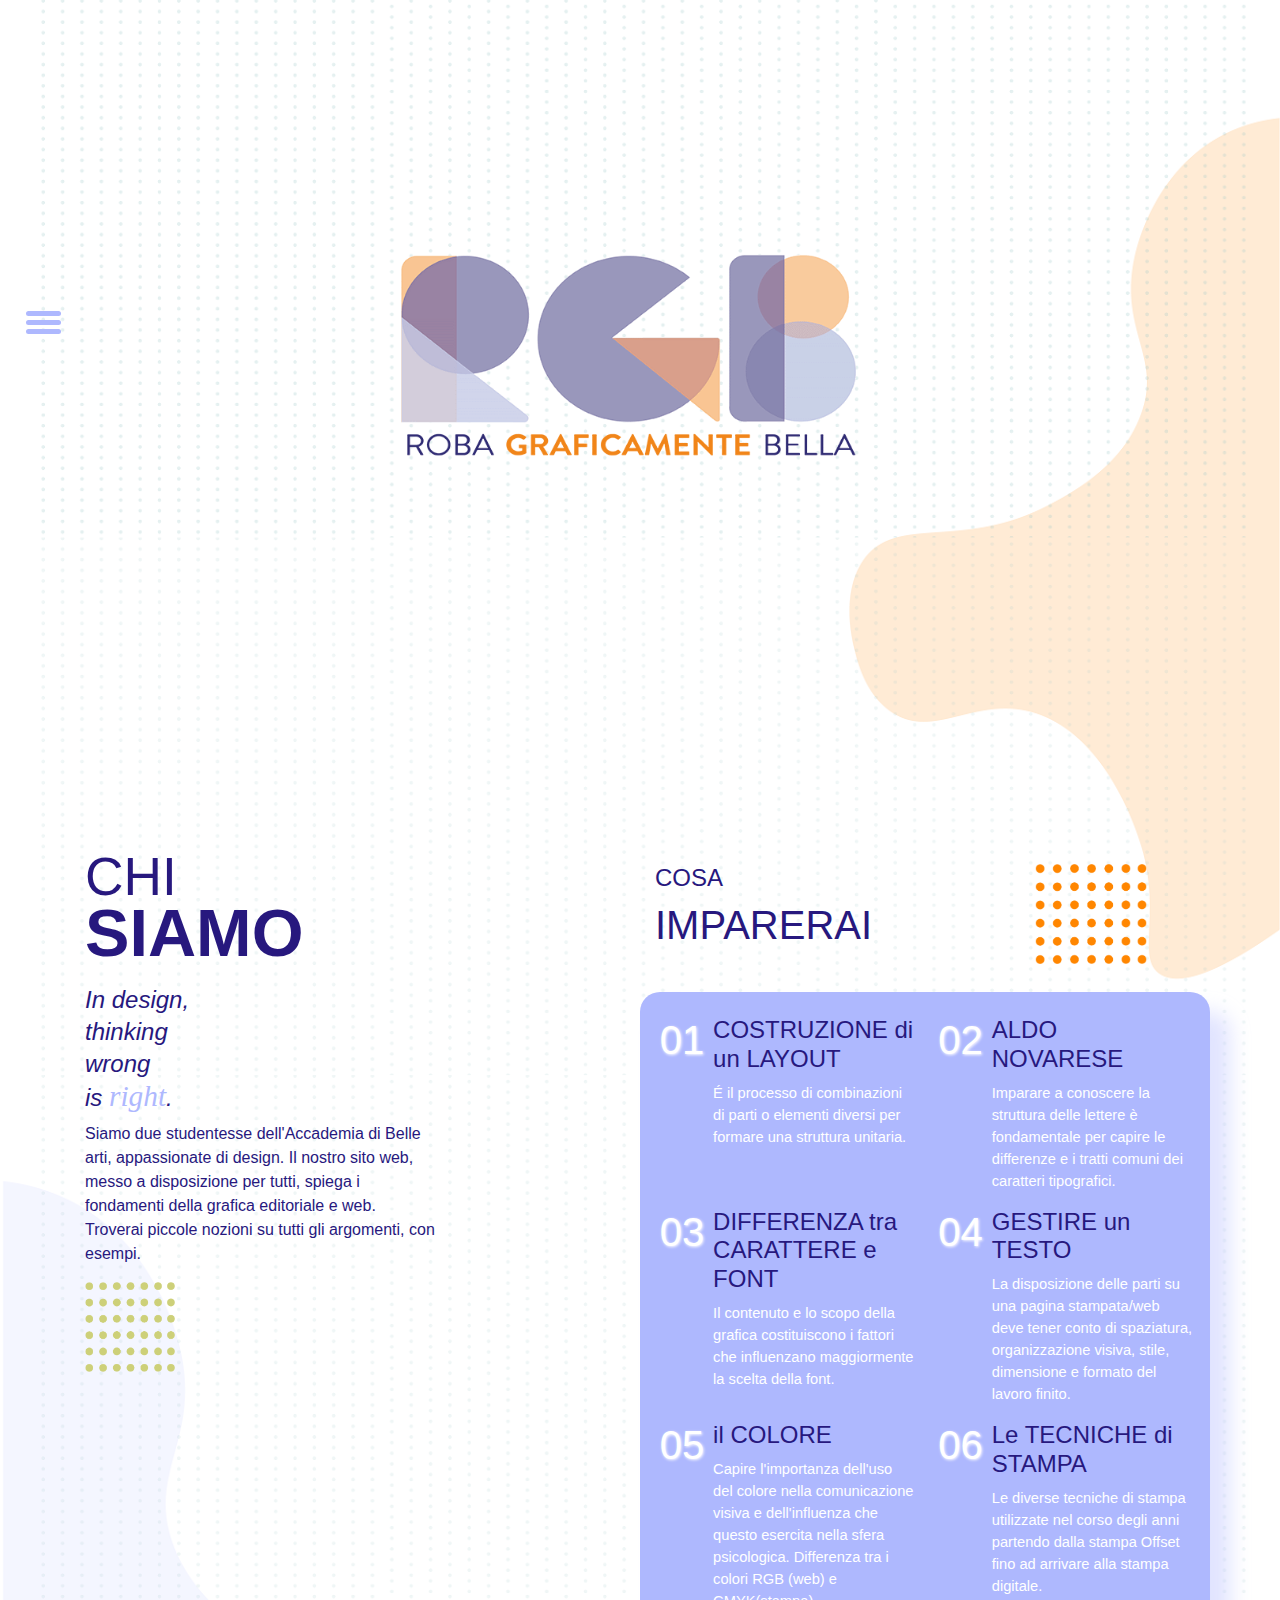
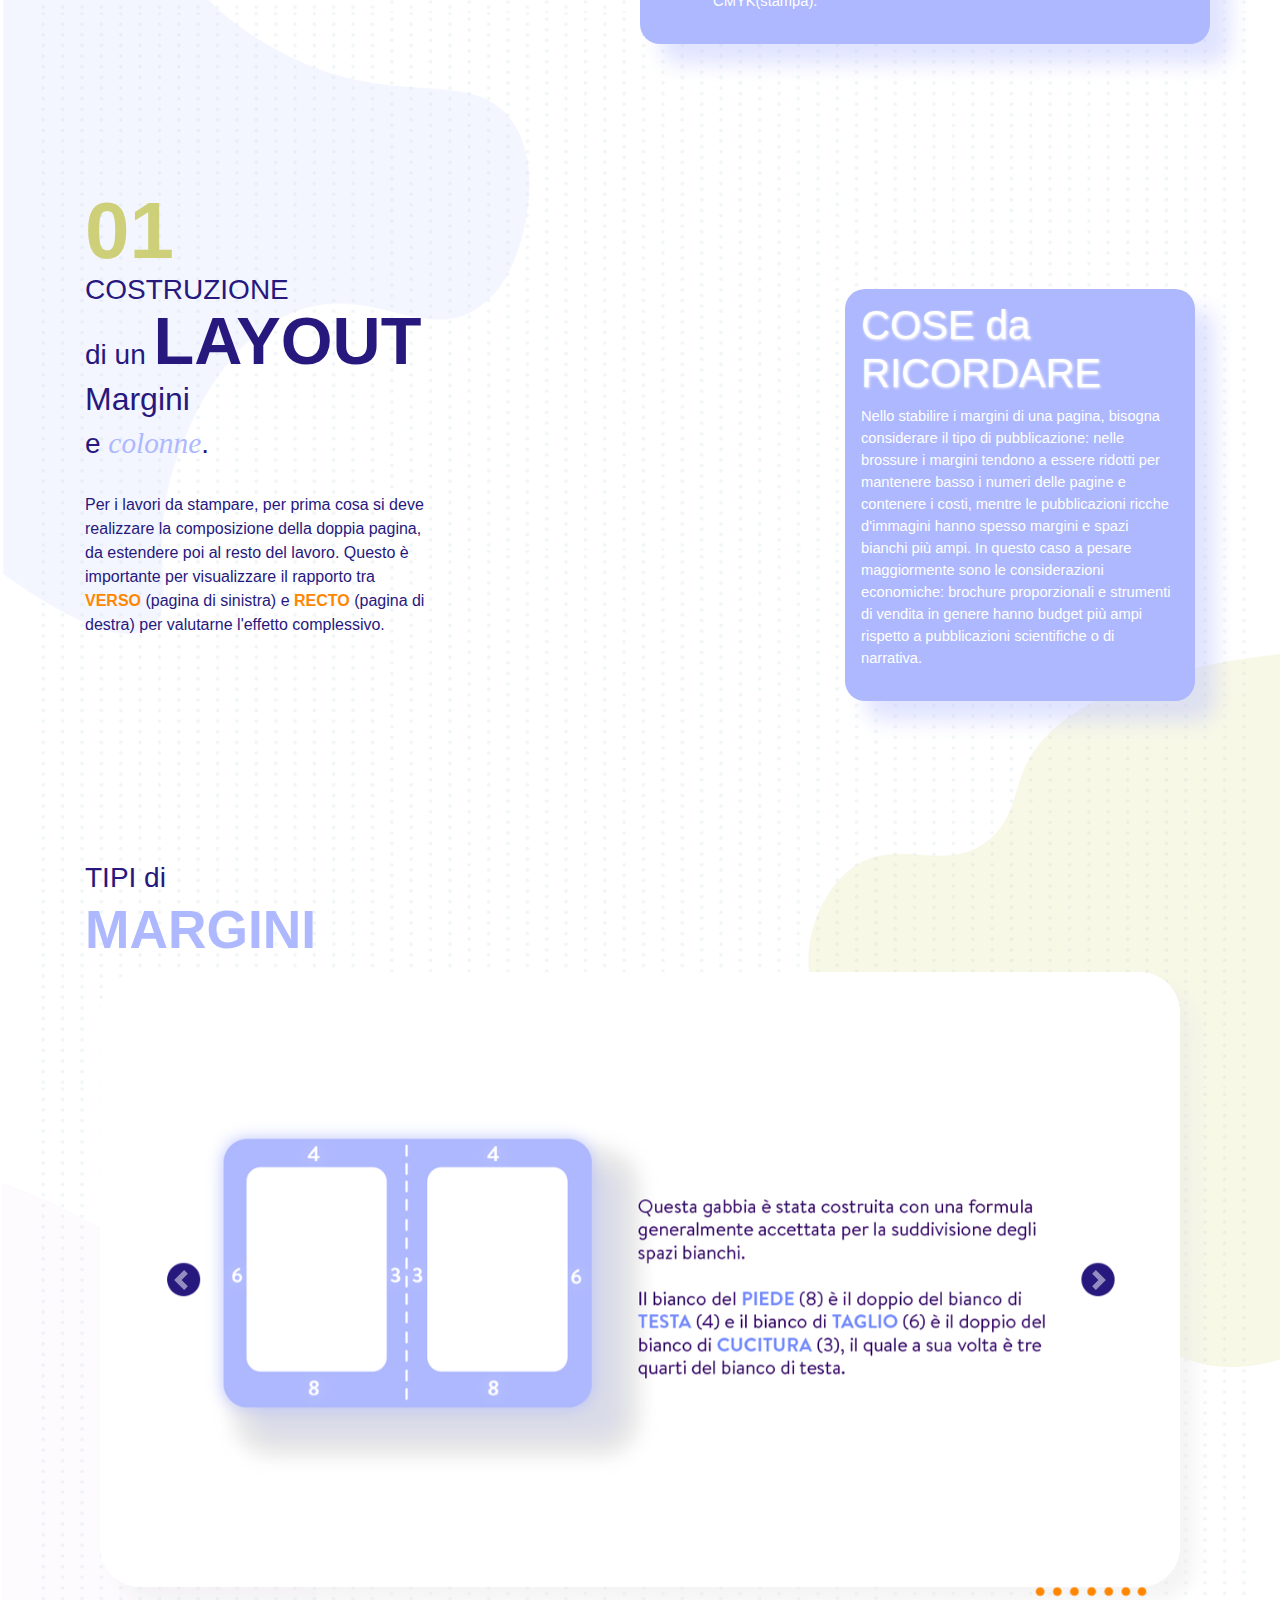
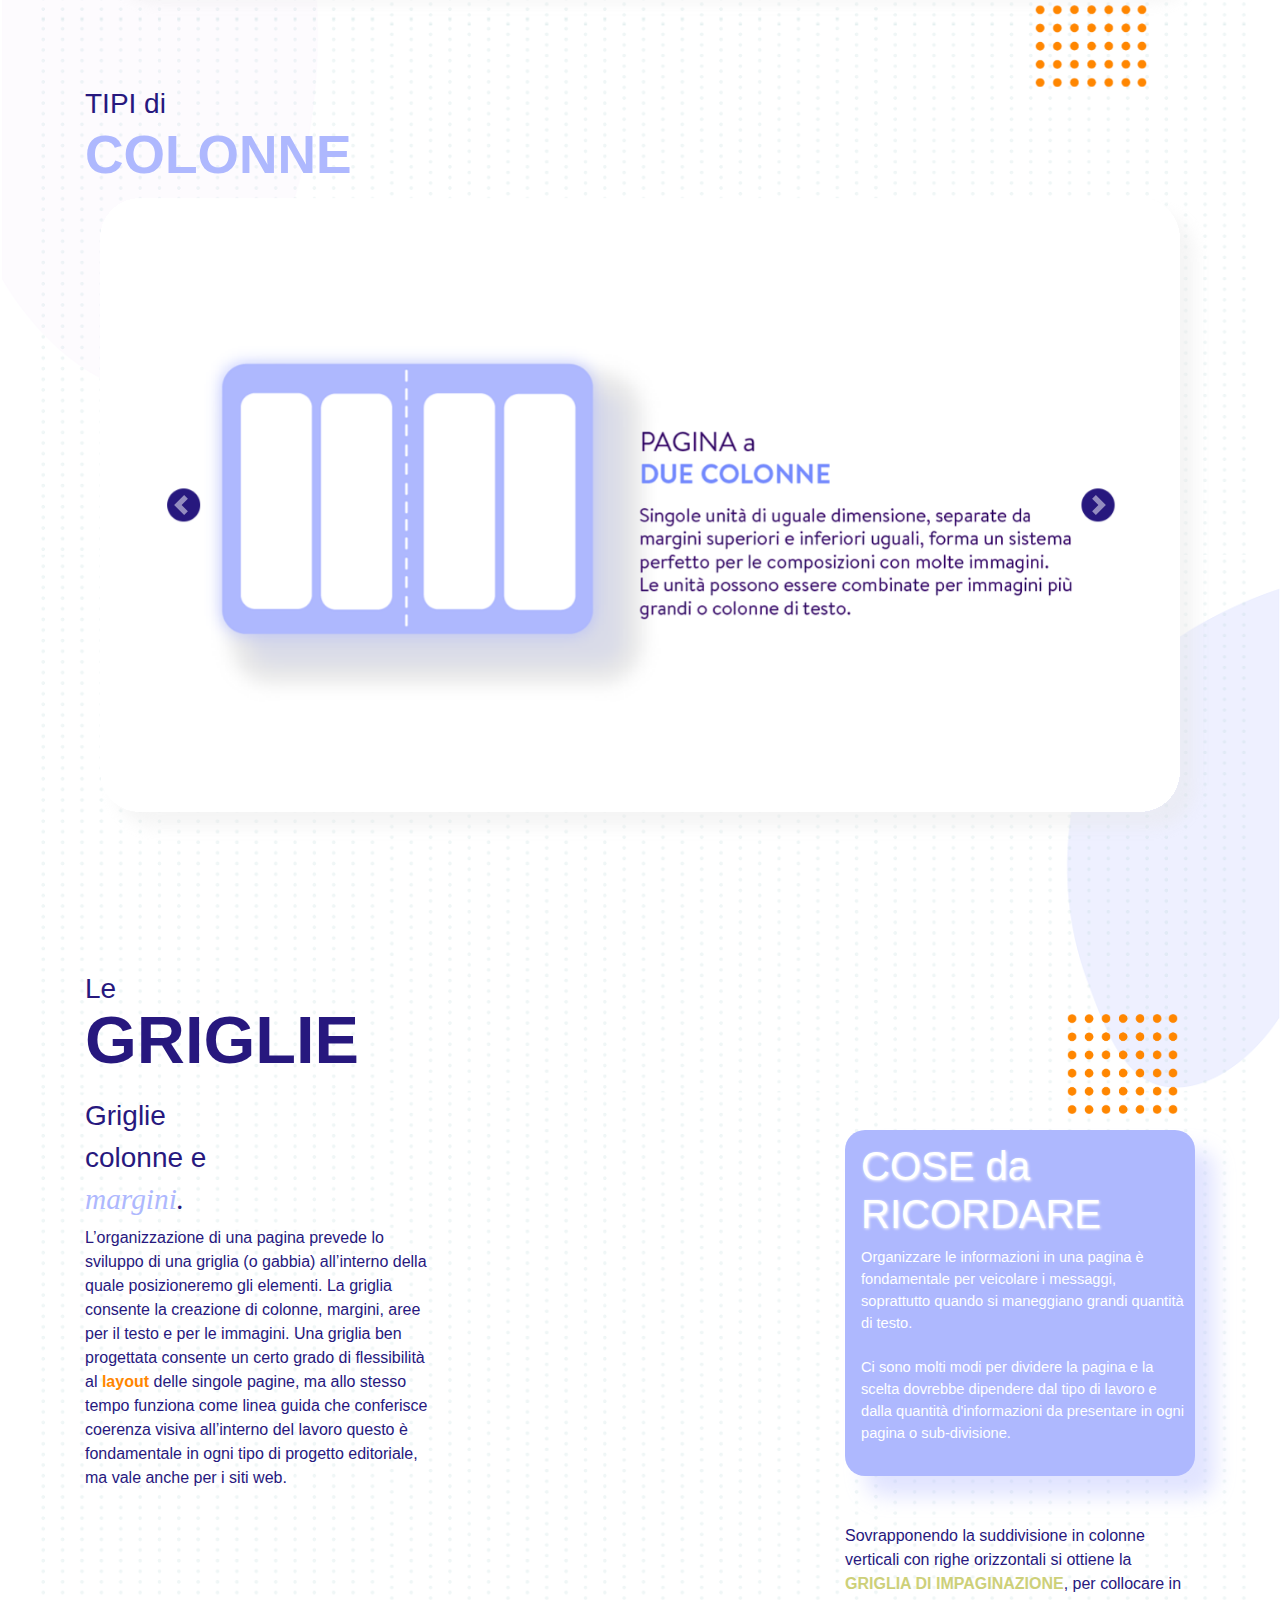
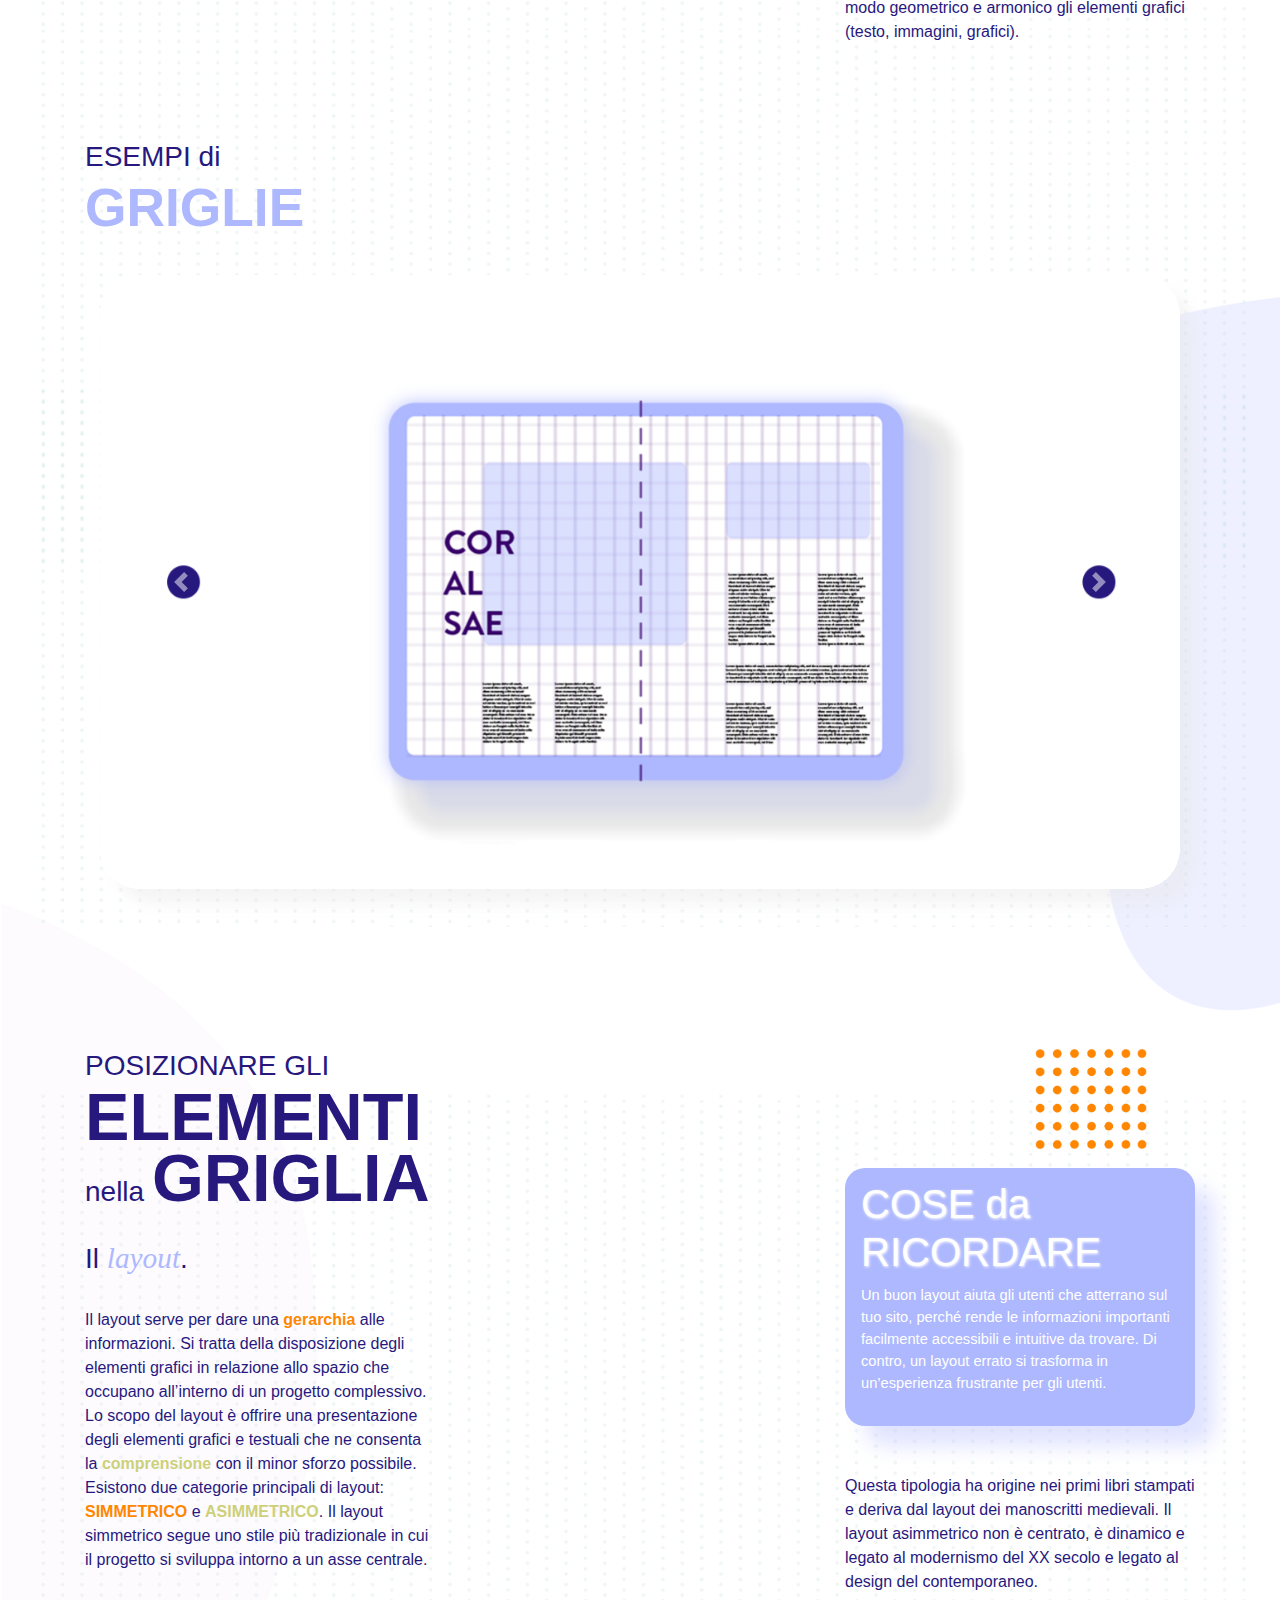
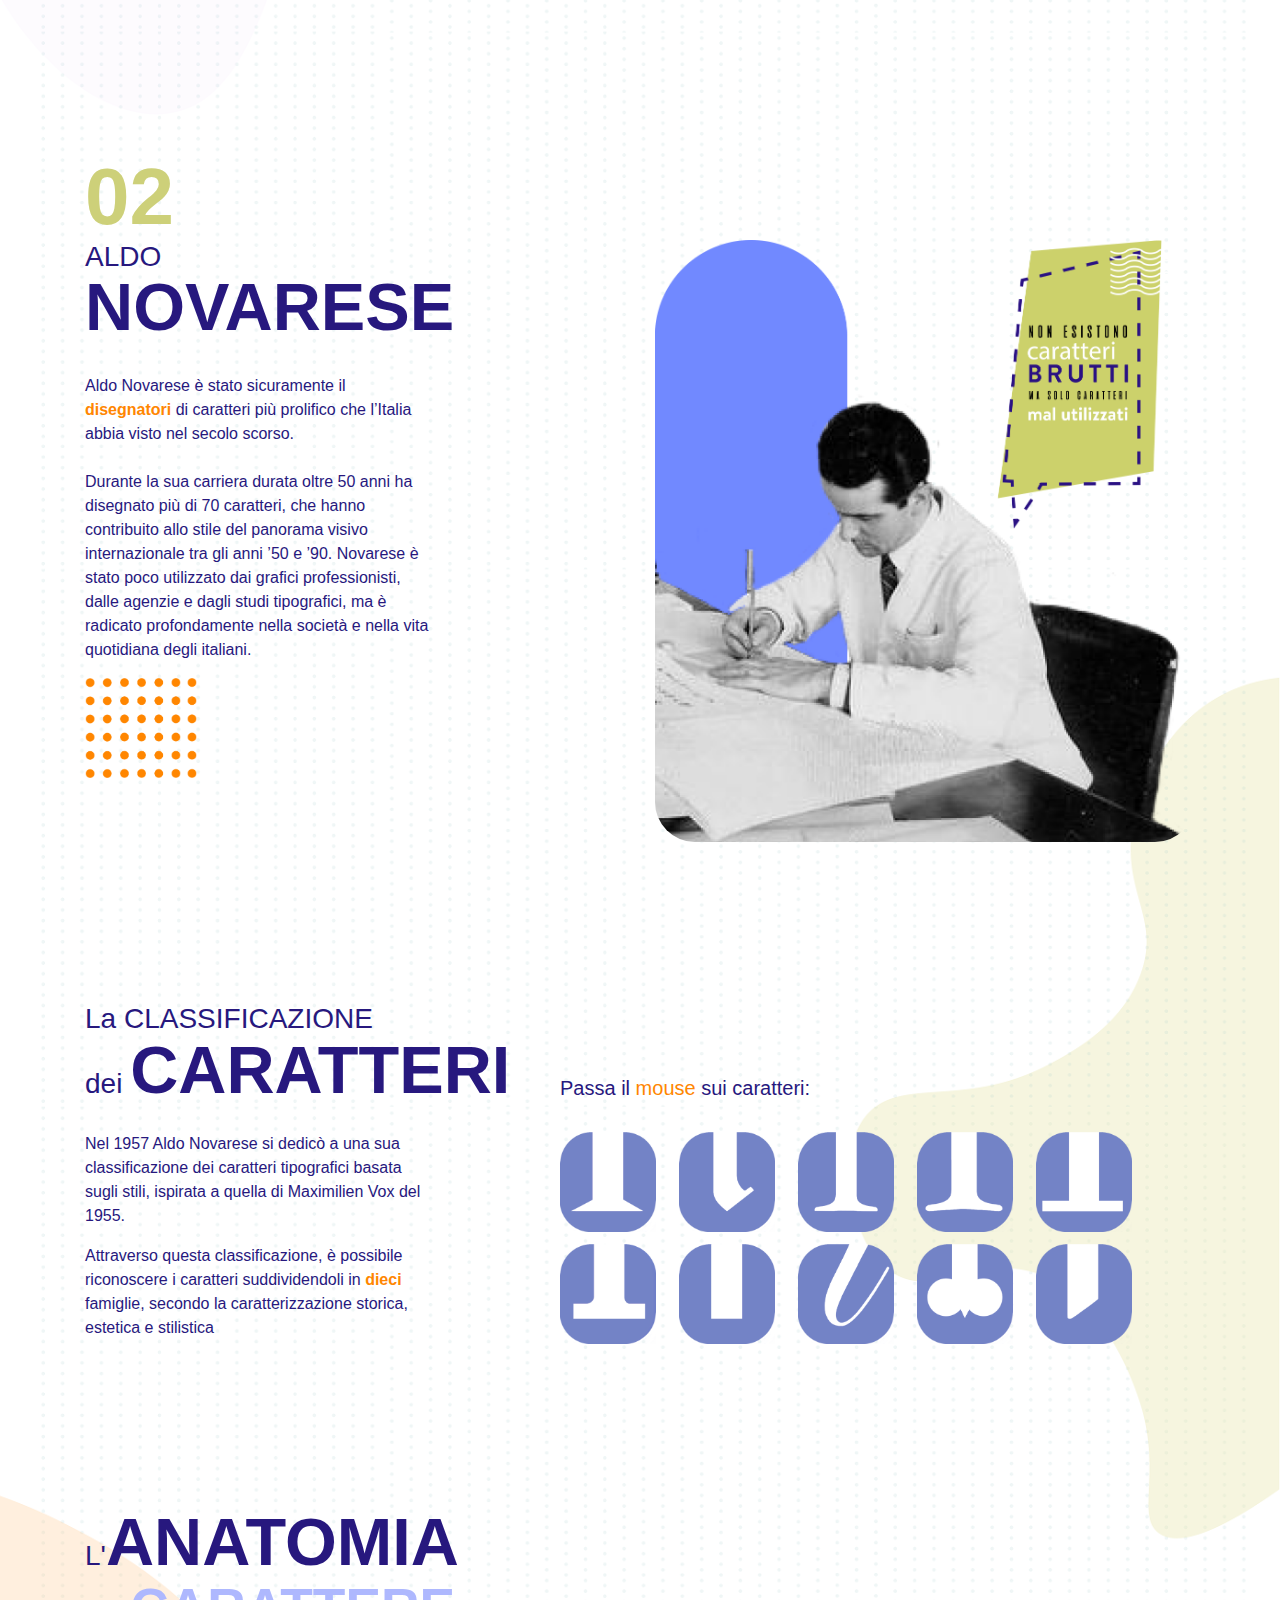
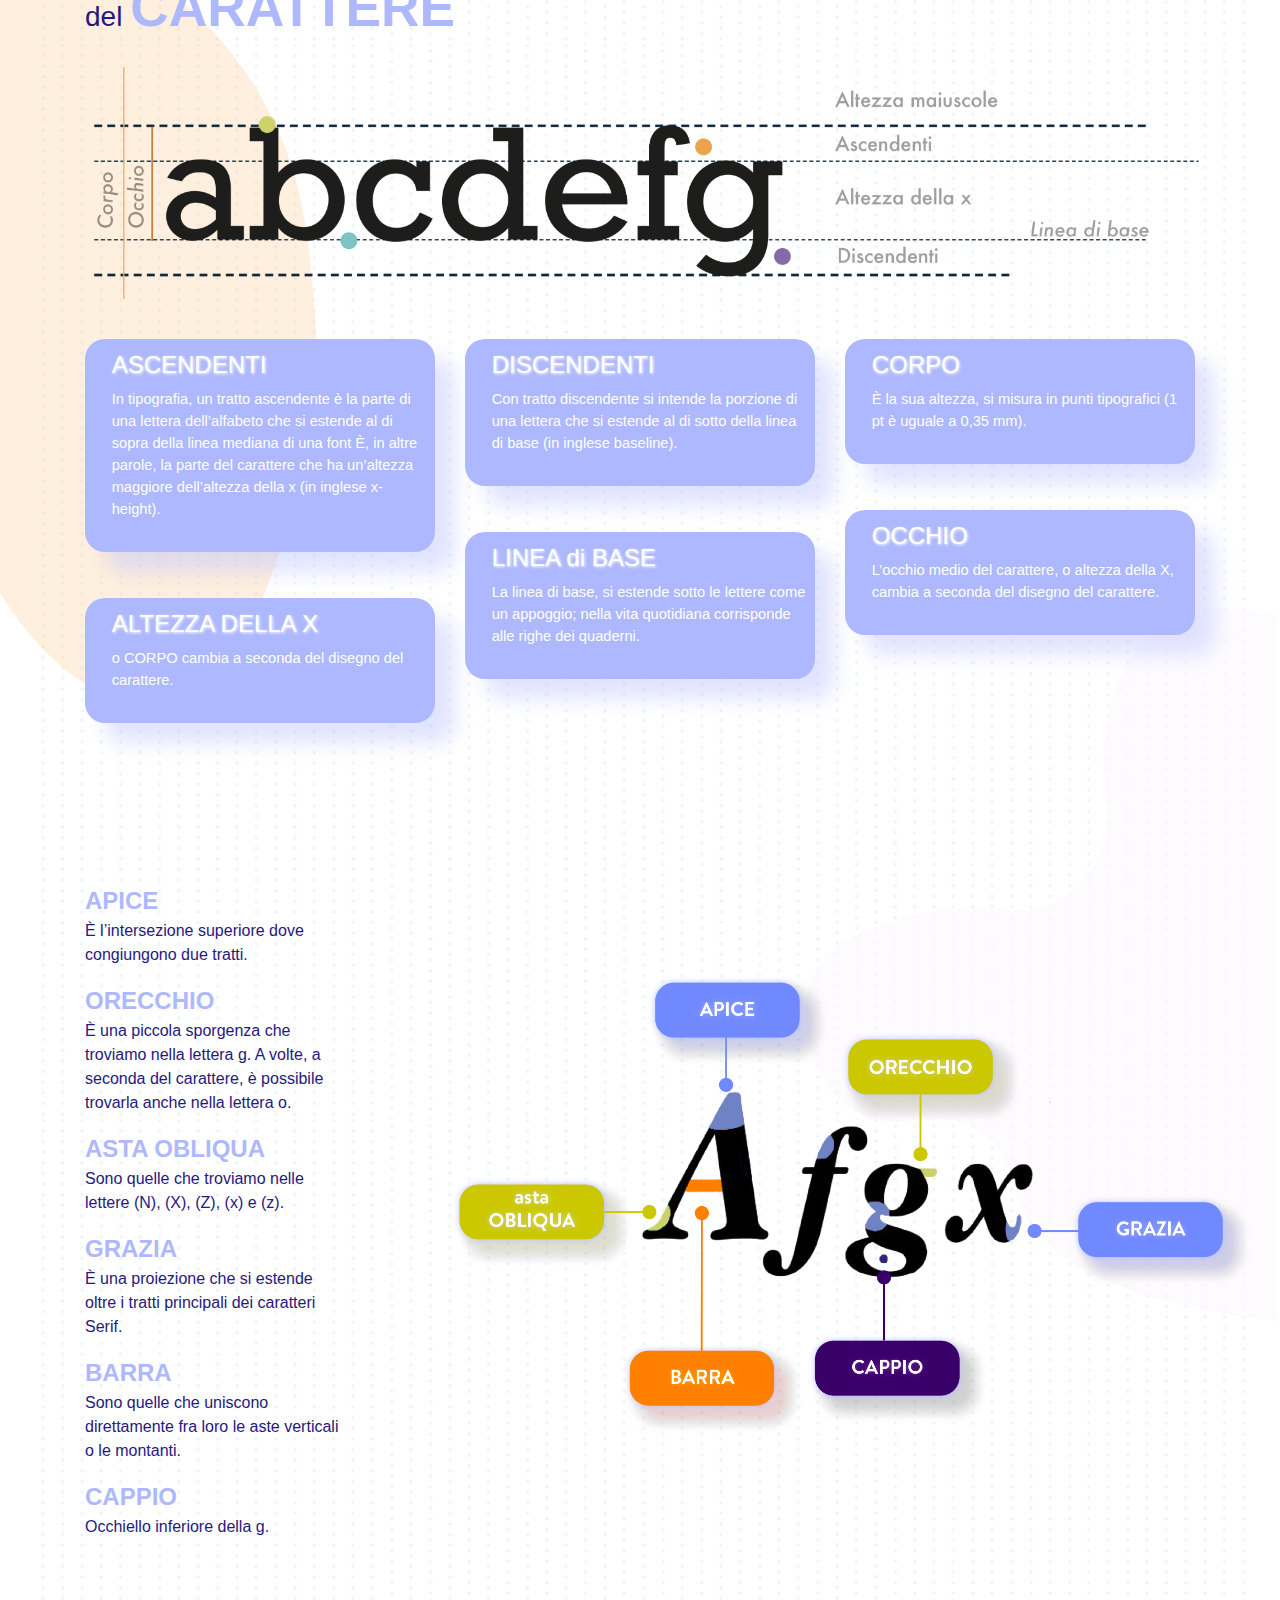
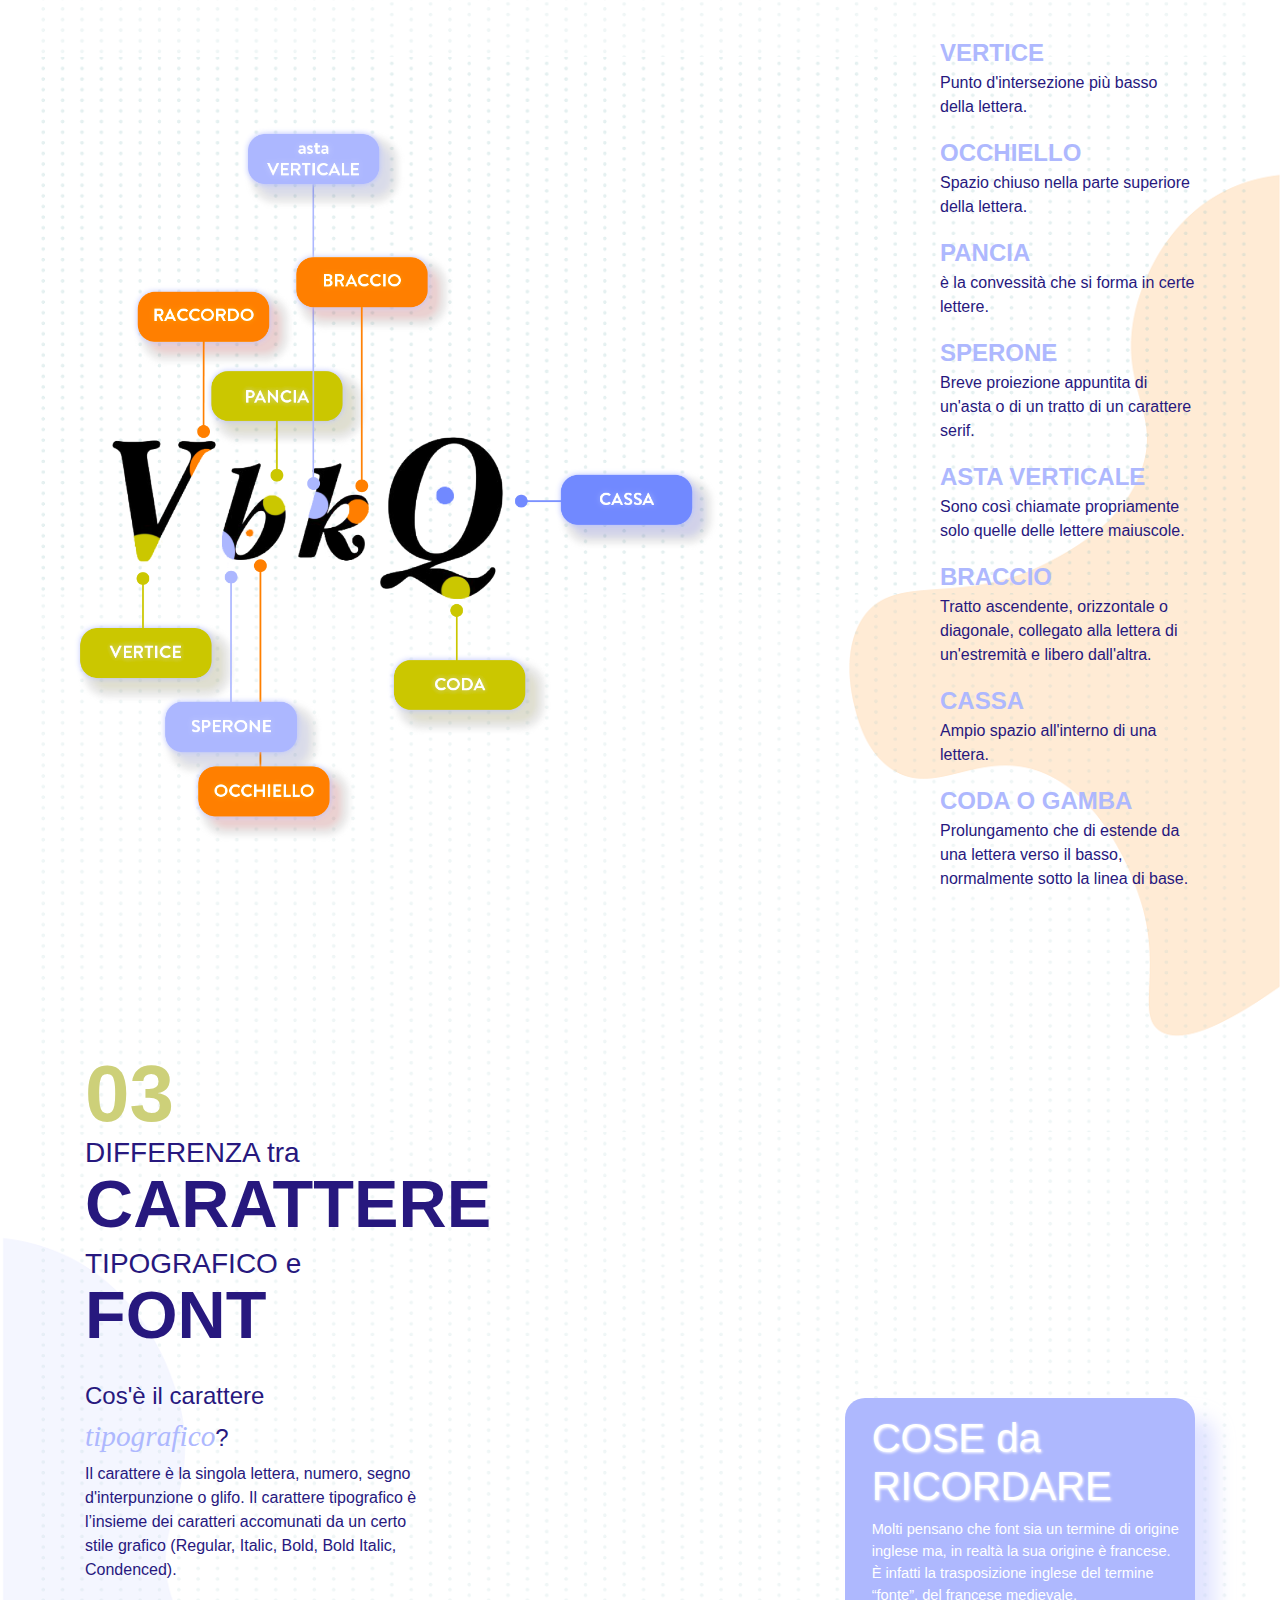
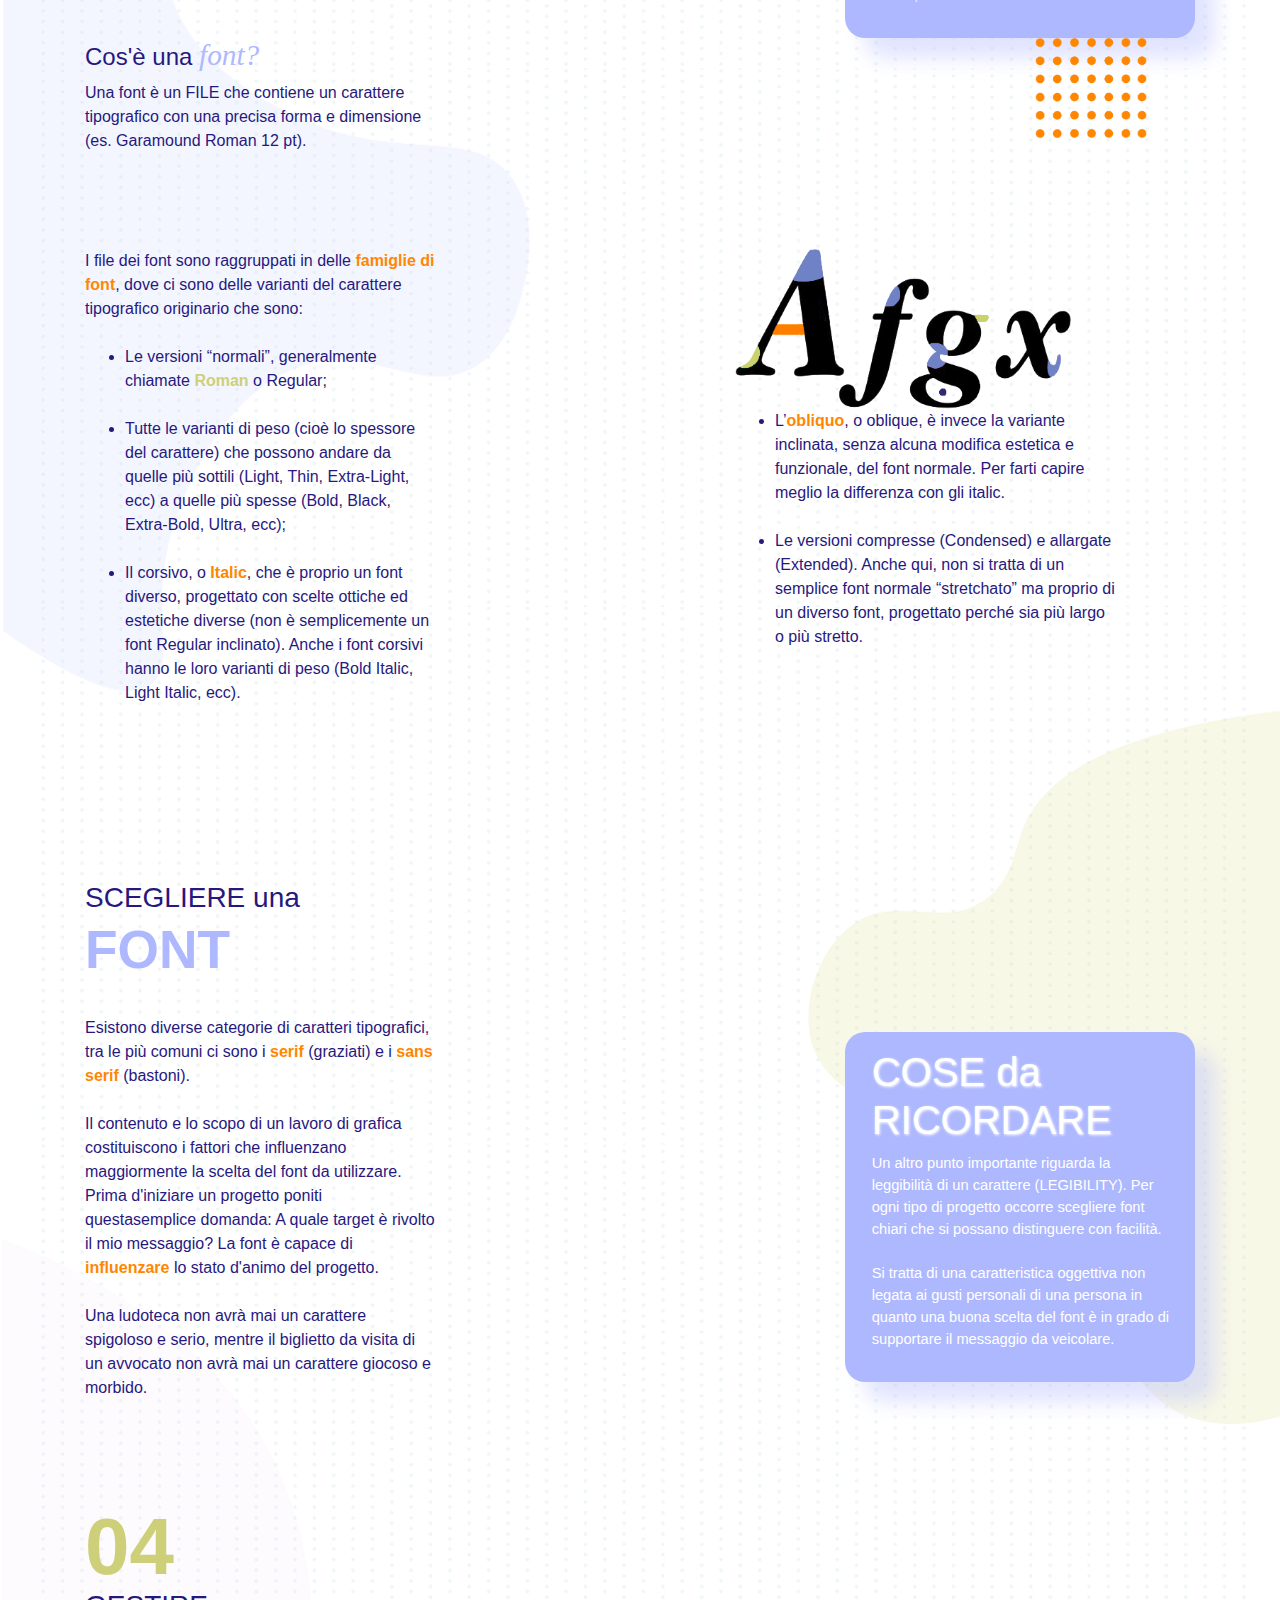
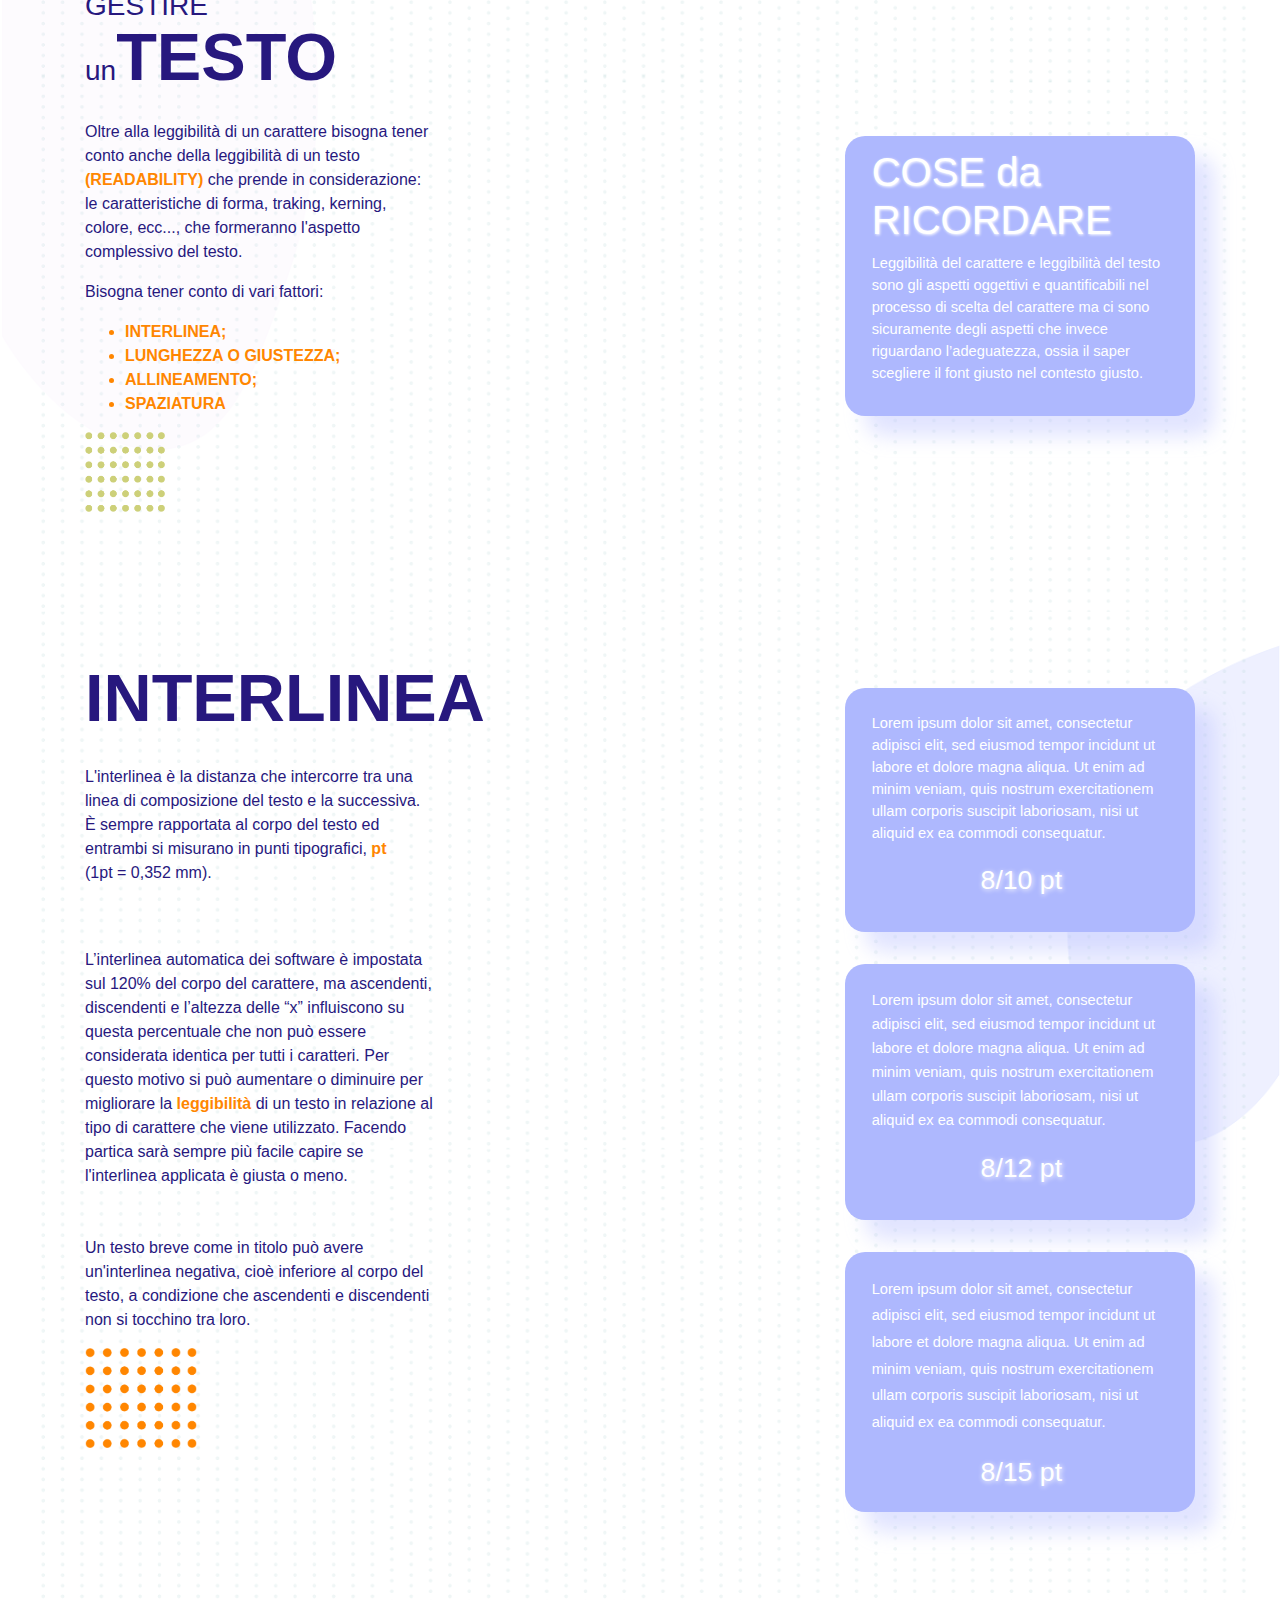
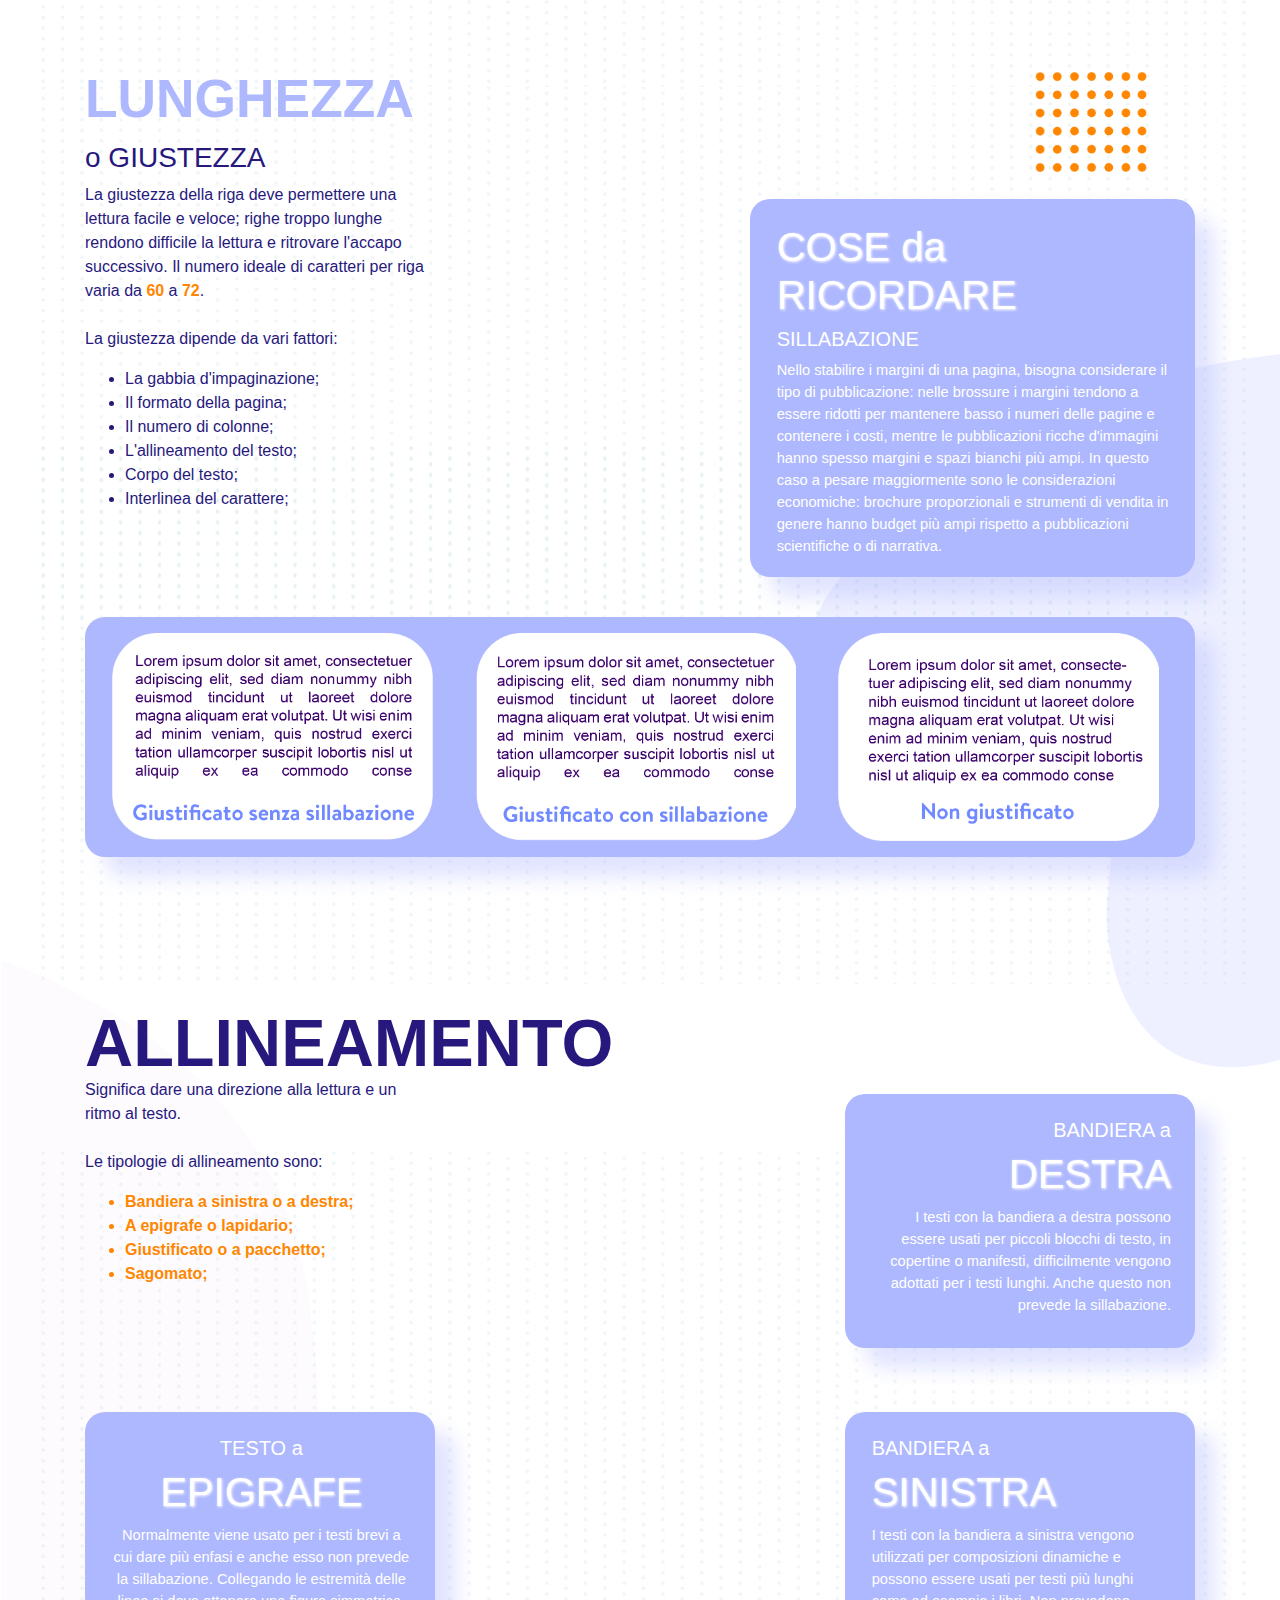
<file: index.html>
<html lang="en">
<head>
    <meta charset="utf-8">
    <meta name="viewport" content="width=device-width, initial-scale=1, shrink-to-fit=no">
    <link rel="icon" type="image/x-icon" href="img/title.png">
    <title>RGB | Roba Graficamente Bella</title>

    <!-- Bootstrap CSS -->
    <link rel="stylesheet" href="https://maxcdn.bootstrapcdn.com/bootstrap/4.0.0/css/bootstrap.min.css"
          integrity="sha384-Gn5384xqQ1aoWXA+058RXPxPg6fy4IWvTNh0E263XmFcJlSAwiGgFAW/dAiS6JXm" crossorigin="anonymous">
    <link rel="stylesheet" href="css/style.css">
    <link rel="stylesheet" href="css/menu.css">
    <link rel="stylesheet" href="css/menu.telefono.css">

    <!-- jQuery -->
    <script src="https://code.jquery.com/jquery-3.6.0.min.js"></script>

    <!-- jQuery CDN - Slim version (=without AJAX) -->
    <script src="https://code.jquery.com/jquery-3.3.1.slim.min.js" integrity="sha384-q8i/X+965DzO0rT7abK41JStQIAqVgRVzpbzo5smXKp4YfRvH+8abtTE1Pi6jizo" crossorigin="anonymous"></script>
    <!-- Popper.JS -->
    <script src="https://cdnjs.cloudflare.com/ajax/libs/popper.js/1.14.0/umd/popper.min.js" integrity="sha384-cs/chFZiN24E4KMATLdqdvsezGxaGsi4hLGOzlXwp5UZB1LY//20VyM2taTB4QvJ" crossorigin="anonymous"></script>
    <!-- Bootstrap JS -->
    <script src="https://stackpath.bootstrapcdn.com/bootstrap/4.1.0/js/bootstrap.min.js" integrity="sha384-uefMccjFJAIv6A+rW+L4AHf99KvxDjWSu1z9VI8SKNVmz4sk7buKt/6v9KI65qnm" crossorigin="anonymous"></script>

    <!-- jQuery first, then Popper.js, then Bootstrap JS -->
    <script src="https://code.jquery.com/jquery-3.2.1.slim.min.js"
            integrity="sha384-KJ3o2DKtIkvYIK3UENzmM7KCkRr/rE9/Qpg6aAZGJwFDMVNA/GpGFF93hXpG5KkN"
            crossorigin="anonymous"></script>
    <script src="https://maxcdn.bootstrapcdn.com/bootstrap/4.0.0/js/bootstrap.min.js"
            integrity="sha384-JZR6Spejh4U02d8jOt6vLEHfe/JQGiRRSQQxSfFWpi1MquVdAyjUar5+76PVCmYl"
            crossorigin="anonymous"></script>
    <script src="https://cdnjs.cloudflare.com/ajax/libs/popper.js/1.12.9/umd/popper.min.js"
            integrity="sha384-ApNbgh9B+Y1QKtv3Rn7W3mgPxhU9K/ScQsAP7hUibX39j7fakFPskvXusvfa0b4Q"
            crossorigin="anonymous"></script>

</head>

<body class="sfondo">
<!--menù-->
<section
>
    <div class="background" id="red-background" onmouseover="setRedBackgroundWidth()" onmouseout="resetRedBackgroundWidth()"></div>
    <div class="background" id="white-background" onmouseover="setRedBackgroundWidth()" onmouseout="resetRedBackgroundWidth()"></div>
    <div id="content">
        <!-- hamburger -->
        <div id="hamburger-open" class="hamburger mob-hidden" onmouseover="setRedBackgroundWidth()" onclick="showMenu() && hamburgerChange(this)" onmouseout="resetRedBackgroundWidth()">
            <div class="bar1"></div>
            <div class="bar2"></div>
            <div class="bar3"></div>
        </div>

        <ul id="menu" onmouseover="setRedBackgroundWidth()" onmouseout="resetRedBackgroundWidth()">
            <!-- COSTRUZIONE di un LAYOUT -->
            <li class="menu-list-padding-top">
                <div class="menu-element-max-height">
                    <a class="menu-elem sub-menu-toggle" onclick="toggleSubMenu('costruzione')" href="#1">
                        <span class="numero-capitolo">01</span>
                        <div class="menu-title-padding-left">Il LAYOUT</div>
                    </a>
                </div>
                <ul class="sub-menu" id="costruzione">
                    <li>
                        <a class="sub-menu-elem" href="#1.1">Margini e colonne</a>
                    </li>
                    <li>
                        <a class="sub-menu-elem" href="#1.2">La griglia </a>
                    </li>
                </ul>
            </li>
            <!-- ALDO Novarese -->
            <li class="menu-list-padding-top">
                <div class="menu-element-max-height">
                    <a class="menu-elem sub-menu-toggle" onclick="toggleSubMenu('anatomia')" href="#2">
                        <span class="numero-capitolo">02</span>
                        <div class="menu-title-padding-left">ALDO Novarese</div>
                    </a>
                </div>
                <ul class="sub-menu" id="anatomia">
                    <li>
                        <a class="sub-menu-elem titles-em" href="#2.1">La classificazione dei caratteri</a>
                    </li>
                    <li>
                        <a class="sub-menu-elem" href="#2.2">Anatomia del carattere</a>
                    </li>
                </ul>
            </li>
            <!-- Carattere e FONT -->
            <li class="menu-list-padding-top">
                <div class="menu-element-max-height">
                    <a class="menu-elem sub-menu-toggle" onclick="toggleSubMenu('font')" href="#3">
                        <span class="numero-capitolo">03</span>
                        <div class="menu-title-padding-left">Carattere e FONT</div>
                    </a>
                </div>
                <ul class="sub-menu" id="font">
                    <li>
                        <a class="sub-menu-elem" href="#3.1">Scegliere una font</a>
                    </li>
                </ul>
            </li>
            <!-- Gestire un TESTO -->
            <li class="menu-list-padding-top">
                <div class="menu-element-max-height">
                    <a class="menu-elem sub-menu-toggle" onclick="toggleSubMenu('stampa')" href="#4">
                        <span class="numero-capitolo">04</span>
                        <div class="menu-title-padding-left">Gestire un TESTO</div>
                    </a>
                </div>
                <ul class="sub-menu" id="stampa">
                    <li>
                        <a class="sub-menu-elem" href="#4.1">Interlinea </a>
                    </li>
                    <li>
                        <a class="sub-menu-elem" href="#4.2">Giustezza</a>
                    </li>
                    <li>
                        <a class="sub-menu-elem" href="#4.3">Allineamento</a>
                    </li>
                    <li>
                        <a class="sub-menu-elem" href="#4.4">Gerarchia</a>
                    </li>
                    <li>
                        <a class="sub-menu-elem" href="#4.5">Formattazione</a>
                    </li>
                </ul>
            </li>
            <!-- Il COLORE -->
            <li class="menu-list-padding-top">
                <div class="menu-element-max-height">
                    <a class="menu-elem sub-menu-toggle" onclick="toggleSubMenu('colore')" href="#5">
                        <span class="numero-capitolo">05</span>
                        <div class="menu-title-padding-left">Il COLORE</div>
                    </a>
                </div>
                <ul class="sub-menu" id="colore">
                    <li>
                        <a class="sub-menu-elem" href="#5.1">RGB e CMYK</a>
                    </li>
                </ul>
            </li>
            <!-- La STAMPA -->
            <li class="menu-list-padding-top">
                <div class="menu-element-max-height">
                    <a class="menu-elem sub-menu-toggle" onclick="toggleSubMenu('testo')" href="#6">
                        <span class="numero-capitolo">06</span>
                        <div class="menu-title-padding-left">La STAMPA</div>
                    </a>
                </div>
                <ul class="sub-menu" id="testo">
                    <li>
                        <a class="sub-menu-elem" href="#6.1">Offset</a>
                    </li>
                    <li>
                        <a class="sub-menu-elem" href="#6.2">Serigrafia</a>
                    </li>
                    <li>
                        <a class="sub-menu-elem" href="#6.3">Letterpress</a>
                    </li>
                    <li>
                        <a class="sub-menu-elem" href="#6.4">Digitale</a>
                    </li>
                </ul>
            </li>
            <!-- Nulla-->
            <li class="menu-list-padding-top">
                <div class="menu-element-max-height">
                    <a class="menu-elem sub-menu-toggle" onclick="toggleSubMenu('testo')" href="#">
                        <div class="menu-title-padding-left"></div>
                    </a>
                </div>

            </li>
        </ul>
    </div>
</section>

<!--menù telefono-->
<section>
    <div class="container" id="nascondi2">
        <div class="row">
            <div class="col-12 fascia">
                <span class="hamburgher" onclick="openNav()">&#9776;</span>
            </div>
        </div>
    </div>


    <div id="myNav" class="overlay">
        <a href="javascript:void(0)" class="closebtn" onclick="closeNav()">&times;</a>
        <div class="overlay-content">
            <a href="#mob-cap-01"><span class="num-cap">01</span> Il layout</a>
            <a href="#mob-cap-02"><span class="num-cap">02</span> Aldo Novarese</a>
            <a href="#mob-cap-03"><span class="num-cap">03</span> Carattere e font</a>
            <a href="#mob-cap-04"><span class="num-cap">04</span> Gestire un testo</a>
            <a href="#mob-cap-05"><span class="num-cap">05</span> Il colore</a>
            <a href="#mob-cap-06"><span class="num-cap">06</span> La stampa</a>
        </div>
    </div>
</section>

<!-- GIF -->
<section>
    <div class="container">

        <div class="space"></div>
        <div class="space"></div>
        <div class="row">
            <div class="col-md-3 col-2"></div>
            <div class="col-md-6 col-8">
                <img id="my-logo" src="img/RGB.gif">
            </div>
            <div class="col-md-3 col-2"></div>
        </div>
        <div class="space"></div>
    </div>
</section>

<div class="space-2"></div>
<!-- Chi siamo -->
<div class="space"></div>
<section>
    <div class="container">
        <div class="row">
            <div class="col-md-6">
                <p id="chi" class="titolo-capitolo-blu-regular titles-pt">CHI</p>
                <p id="siamo" class="titolo-capitolo-blu titles-pt">SIAMO</p>
            </div>

            <div class="col-md-6 col-12">
                <div class="row mob-hidden">
                    <div class="col-md-8 col-12">
                        <h4>COSA</h4>
                        <h1>IMPARERAI</h1>
                    </div>
                    <div class="col-md-4">
                        <img style="weight:60px;height:100px" src="img/puntini_arancioni.png"/>
                    </div>
                </div>
            </div>
        </div>

        <div class="row">
            <div class="col-md-4 col-12">
                <div class="testo-italic"><br/>
                    <p>In design,</p>
                    <p>thinking</p>
                    <p>wrong</p>
                    <p>is <span class="testo-italic-lilla">right</span>.</p>
                </div>
                <div class="paragrafi mob-pad-right-2">
                    <p>Siamo due studentesse dell'Accademia di Belle arti, appassionate di design.
                        Il nostro sito web, messo a disposizione per tutti, spiega i fondamenti della grafica
                        editoriale e web. Troverai piccole nozioni su tutti gli argomenti, con esempi.</p>
                </div>
                <div>
                    <img style="height:90px" src="img/puntini_verdi.png">
                </div>
            </div>

            <div class="col-md-2"></div>

            <!-- Rettangolo lilla -->

            <div class="col-md-6 rettangolo pt-4 pr-3 mob-margin-3">
                <div class="row">
                    <div class="col-md-1 pl-2" style="color:#ffffff">
                        <h1 class="luminosità">01</h1>
                    </div>
                    <div class="col-md-5">
                        <h4 class="mob-size">COSTRUZIONE di un LAYOUT</h4>
                        <p class="testo-bianco">É il processo di combinazioni di parti o elementi diversi per formare
                            una struttura unitaria.</p>
                    </div>
                    <div class="col-md-1 pl-2" style="color:#ffffff">
                        <h1 class="luminosità">02</h1>
                    </div>
                    <div class="col-md-5">
                        <h4 class="mob-size">ALDO NOVARESE</h4>
                        <p class="testo-bianco">Imparare a conoscere la struttura delle lettere è fondamentale per capire
                            le differenze e i tratti comuni dei caratteri tipografici.</p>
                    </div>
                </div>

                <div class="row">
                    <div class="col-md-1 pl-2" style="color:#ffffff">
                        <h1 class="luminosità">03</h1>
                    </div>
                    <div class="col-md-5">
                        <h4 class="mob-size">DIFFERENZA tra CARATTERE e FONT</h4>
                        <p class="testo-bianco">Il contenuto e lo scopo della grafica costituiscono i fattori che
                            influenzano maggiormente la scelta della font.</p>
                    </div>
                    <div class="col-md-1 pl-2" style="color:#ffffff">
                        <h1 class="luminosità">04</h1>
                    </div>
                    <div class="col-md-5">
                        <h4 class="mob-size">GESTIRE un TESTO</h4>
                        <p class="testo-bianco">La disposizione delle parti su una pagina stampata/web deve tener conto di spaziatura,
                            organizzazione visiva, stile, dimensione e formato del lavoro finito.</p>
                    </div>
                </div>

                <div class="row">
                    <div class="col-md-1 pl-2" style="color:#ffffff">
                        <h1 class="luminosità">05</h1>
                    </div>
                    <div class="col-md-5">
                        <h4 class="mob-size">il COLORE</h4>
                        <p class="testo-bianco">Capire l'importanza dell'uso del colore nella comunicazione visiva e dell'influenza
                            che questo esercita nella sfera psicologica. Differenza tra i colori RGB (web) e CMYK(stampa).</p>
                    </div>
                    <div class="col-md-1 pl-2" style="color:#ffffff">
                        <h1 class="luminosità">06</h1>
                    </div>
                    <div class="col-md-5">
                        <h4 class="mob-size">Le TECNICHE di STAMPA</h4>
                        <p class="testo-bianco">Le diverse tecniche di stampa utilizzate nel corso degli anni partendo
                            dalla stampa Offset
                            fino ad arrivare alla stampa digitale.</p>
                    </div>
                </div>
            </div>
        </div>
    </div>

</section>

<div class="space-2 mob-space"></div>
<!-- 01 - Costruzione di un layout -->
<section>
    <div class="container">
        <div class="row">
            <div class="col-md-6 numero-cap ">
                <p class="mob-cap"><a id="1">01</a></p>
            </div>
            <div class="col-md-6"></div>
        </div>

        <div class="row">
            <div class="col-md-4">
                <h3><a id="mob-cap-01">COSTRUZIONE</a></h3>
                <h3 class="mob-size-2" >di un <span id="cap-layout" class="titolo-capitolo-blu titles-em">LAYOUT</span></h3>
                <h2 class="mob-size-2" >Margini</h2>
                <h3 class="mob-size-2">e <span class=" testo-italic-lilla">colonne</span>.</h3>  <br/>
                <p class="paragrafi mob-pad-right-2">Per i lavori da stampare, per prima cosa si deve realizzare la composizione della
                    doppia pagina,
                    da estendere poi al resto del lavoro. Questo è importante per visualizzare il rapporto tra
                    <span class="parole-arancioni">VERSO</span> (pagina di sinistra) e <span class="parole-arancioni">RECTO</span>
                    (pagina di destra) per valutarne l'effetto complessivo.
                </p>
            </div>

            <div class="col-md-4"></div>
            <div class="col-md-4">
                <div class="rettangolo pl-3 pr-3 mob-margin-3">
                    <h1 class="luminosità mob-cose-da-ricordare">COSE da RICORDARE</h1>
                    <p class="testo-bianco">Nello stabilire i margini di una pagina, bisogna considerare il tipo di
                        pubblicazione:
                        nelle brossure i margini tendono a essere ridotti per mantenere basso i numeri
                        delle pagine e contenere i costi, mentre le pubblicazioni ricche d'immagini hanno spesso
                        margini e spazi bianchi più ampi. In questo caso a pesare maggiormente sono le considerazioni
                        economiche: brochure proporzionali e strumenti di vendita in genere hanno budget più ampi
                        rispetto a pubblicazioni scientifiche o di narrativa.
                    </p>
                </div>
            </div>
        </div>
    </div>
</section>
<div class="space-2 mob-space-2"></div>

<!-- Tipi di Margini  -->
<section>
    <div class="container">
        <div class="row">
            <div class="col-md-6">
                <h3 class="mob-size-2" style="color:#27187e"><a id="1.1">TIPI di</a></h3>
                <p id="mob-lilla-margini" class="titolo-capitolo-lilla">MARGINI</p>
            </div>
        </div>

        <div class="col-md-12">
            <div  id="carouselExampleIndicators2" class="carousel slide" data-ride="carousel">
                <ol class="carousel-indicators">
                    <li data-target="#carouselExampleIndicators2" data-slide-to="0" class="active"></li>
                    <li data-target="#carouselExampleIndicators2" data-slide-to="1"></li>
                    <li data-target="#carouselExampleIndicators2" data-slide-to="2"></li>
                </ol>
                <div class="carousel-inner ombra border-radius-2">
                    <div class="carousel-item active">
                        <picture>
                            <source
                                    srcset="img/slider/slider_1_margini.png"
                                    media="(min-width: 800px)">
                            <img class="d-block w-100" src="img/slider/mob_margini_1.png" alt="First slide"/>
                        </picture>
                    </div>
                    <div class="carousel-item">
                        <picture>
                            <source
                                    srcset="img/slider/slider_2_margini.png"
                                    media="(min-width: 800px)">
                            <img class="d-block w-100" src="img/slider/mob_margini_2.png" alt="Second slide"/>
                        </picture>
                    </div>
                    <div class="carousel-item">
                        <picture>
                            <source
                                    srcset="img/slider/slider_3_margini.png"
                                    media="(min-width: 800px)">
                            <img class="d-block w-100" src="img/slider/mob_margini_3.png" alt="Third slide"/>
                        </picture>
                    </div>
                </div>
                <a class="carousel-control-prev" href="#carouselExampleIndicators2" role="button" data-slide="prev">
                    <span class="carousel-control-prev-icon" aria-hidden="true"></span>
                    <span class="sr-only">Previous</span>
                </a>
                <a class="carousel-control-next" href="#carouselExampleIndicators2" role="button" data-slide="next">
                    <span class="carousel-control-next-icon" aria-hidden="true"></span>
                    <span class="sr-only">Next</span>
                </a>
            </div>
        </div>

        <div class="row">
            <div class="col-md-10"></div>
            <div class="col-md-2 mob-hidden">
                <img style="weight:60px;height:100px" src="img/puntini_arancioni.png"/>
            </div>
        </div>
    </div>
</section>
<div class="mob-space"></div>
<!-- Tipi di Colonne  -->
<section>
    <div class="container mob-mar-top-2">
        <div class="row">
            <div class="col-md-6">
                <h3 style="color:#27187e">TIPI di</h3>
                <p id="mob-lilla-colonne" class="titolo-capitolo-lilla subtitles-em">COLONNE</p>
            </div>
        </div>
        <div class="col-md-12">
            <div  id="carouselExampleIndicators" class="carousel slide" data-ride="carousel">
                <ol class="carousel-indicators">
                    <li data-target="#carouselExampleIndicators" data-slide-to="0" class="active"></li>
                    <li data-target="#carouselExampleIndicators" data-slide-to="1"></li>
                    <li data-target="#carouselExampleIndicators" data-slide-to="2"></li>
                </ol>
                <div class="carousel-inner ombra border-radius-2">
                    <div class="carousel-item active">
                        <picture>
                            <source
                                    srcset="img/slider/slider_1_colonne.png"
                                    media="(min-width: 800px)">
                            <img class="d-block w-100" src="img/slider/mob_colonne_1.png" alt="First slide"/>
                        </picture>
                    </div>
                    <div class="carousel-item">
                        <picture>
                            <source
                                    srcset="img/slider/slider_2_colonne.png"
                                    media="(min-width: 800px)">
                            <img class="d-block w-100" src="img/slider/mob_colonne_2.png" alt="Second slide"/>
                        </picture>
                    </div>
                    <div class="carousel-item">
                        <picture>
                            <source
                                    srcset="img/slider/slider_3_colonne.png"
                                    media="(min-width: 800px)">
                            <img class="d-block w-100" src="img/slider/mob_colonne_3.png" alt="Third slide"/>
                        </picture>
                    </div>
                </div>
                <a class="carousel-control-prev" href="#carouselExampleIndicators" role="button" data-slide="prev">
                    <span class="carousel-control-prev-icon" aria-hidden="true"></span>
                    <span class="sr-only">Previous</span>
                </a>
                <a class="carousel-control-next" href="#carouselExampleIndicators" role="button" data-slide="next">
                    <span class="carousel-control-next-icon" aria-hidden="true"></span>
                    <span class="sr-only">Next</span>
                </a>
            </div>
        </div>
    </div>
</section>
<div class="space-2 mob-space-2"></div>

<!-- Le griglie-->
<section>
    <div class="container">
        <div class="row">
            <div class="col-md-10">
                <h3><a id="1.2" class="mob-size-2">Le</a></h3>
            </div>
        </div>

         <div class="row">
             <div class="col-md-4">
                 <h3 id="cap-griglie" class="titolo-capitolo-blu titles-em lilla">GRIGLIE</h3> <br/>
                 <h3 class="mob-size-2">Griglie</h3>
                 <h3 class="mob-size-2">colonne e </h3>
                 <h2 class="mob-size-2 testo-italic-lilla">margini<span class="paragrafi">.</span></h2>
                 <p class="paragrafi mob-pad-right-2">L’organizzazione di una pagina prevede lo sviluppo di una griglia (o
                     gabbia) all’interno della quale posizioneremo gli elementi. La griglia consente la creazione
                     di colonne, margini, aree per il testo e per le immagini. Una griglia ben progettata consente
                     un certo grado di flessibilità al <span class="parole-arancioni">layout</span> delle singole pagine,
                     ma allo stesso tempo funziona come linea guida che conferisce coerenza visiva all’interno
                     del lavoro questo è fondamentale in ogni tipo di progetto editoriale, ma vale anche per i siti web.
                 </p>
             </div>

             <div class="col-md-4 "></div>

             <div class="col-md-4">
                 <div class="row">
                     <div class="col-md-7"></div>
                     <div class="col-md-2">
                         <img class="puntini" style="weight:60px;height:100px" src="img/puntini_arancioni.png"/>
                     </div>
                 </div>

                 <div class="rettangolo pl-3 pr-2 mob-margin-1">
                     <h1 class="mob-cose-da-ricordare luminosità">COSE da RICORDARE</h1>
                     <p class="testo-bianco">Organizzare le informazioni in una pagina è fondamentale per
                         veicolare i messaggi, soprattutto quando si maneggiano grandi quantità di testo.
                         <br/><br/> Ci sono molti modi per dividere la pagina e la scelta dovrebbe dipendere
                         dal tipo di lavoro e dalla quantità d'informazioni da presentare in ogni pagina o sub-divisione.
                     </p>
                 </div>


                 <br/><br/>
                 <div class="paragrafi mob-pad-right-2 mob-space-neg-2">
                     <p>Sovrapponendo la suddivisione in colonne verticali con righe orizzontali si ottiene la
                         <span class="parole-verdi">GRIGLIA DI IMPAGINAZIONE</span>, per collocare in modo
                         geometrico e armonico gli elementi grafici (testo, immagini, grafici).
                     </p>
                 </div>
             </div>
         </div>
    </div>
</section>

<div class="space mob-space"></div>
<!-- Esempi di griglie  -->
<section>
    <div class="container">
        <div class="row">
            <div class="col-md-6">
                <h3 class="mob-size-2" style="color:#27187e">ESEMPI di</h3>
                <p id="mob-lilla-esempi" class="titolo-capitolo-lilla subtitles-em">GRIGLIE</p>
            </div>
        </div>
        <br/>
        <div class="col-md-12">
            <div id="carouselExampleIndicators1" class="carousel slide" data-ride="carousel">
                <ol class="carousel-indicators">
                    <li data-target="#carouselExampleIndicators1" data-slide-to="0" class="active"></li>
                    <li data-target="#carouselExampleIndicators1" data-slide-to="1"></li>
                    <li data-target="#carouselExampleIndicators1" data-slide-to="2"></li>
                </ol>
                <div class="carousel-inner ombra border-radius-2">
                    <div class="carousel-item active">
                        <picture>
                            <source
                                    srcset="img/slider/slider_1_griglie.png"
                                    media="(min-width: 800px)">
                            <img class="d-block w-100" src="img/slider/mob_griglie_1.png" alt="First slide"/>
                        </picture>
                    </div>
                    <div class="carousel-item">
                        <picture>
                            <source
                                    srcset="img/slider/slider_2_griglie.png"
                                    media="(min-width: 800px)">
                            <img class="d-block w-100" src="img/slider/mob_griglie_2.png" alt="First slide"/>
                        </picture>
                    </div>
                    <div class="carousel-item">
                        <picture>
                            <source
                                    srcset="img/slider/slider_3_griglie.png"
                                    media="(min-width: 800px)">
                            <img class="d-block w-100" src="img/slider/mob_griglie_3.png" alt="First slide"/>
                        </picture>
                    </div>
                </div>
                <a class="carousel-control-prev" href="#carouselExampleIndicators1" role="button" data-slide="prev">
                    <span class="carousel-control-prev-icon" aria-hidden="true"></span>
                    <span class="sr-only">Previous</span>
                </a>
                <a class="carousel-control-next" href="#carouselExampleIndicators1" role="button" data-slide="next">
                    <span class="carousel-control-next-icon" aria-hidden="true"></span>
                    <span class="sr-only">Next</span>
                </a>
            </div>
        </div>
    </div>
</section>
<div class="space-2 mob-space-2"></div>

<!-- Posizionare gli elementi nella griglia-->
<section>
    <div class="container">
        <div class="row">
            <div class="col-md-4">
                <h3 class="mob-size-2">POSIZIONARE GLI</h3>
                <h3 id="elementi-griglia" class="titolo-capitolo-blu titles-em">ELEMENTI</h3>
            </div>
            <div class="col-md-6"></div>
            <div class="col-md-2 mob-hidden">
                <img style="weight:60px;height:100px" src="img/puntini_arancioni.png"/>
            </div>
        </div>

        <div class="row">
            <div class="col-md-4">
                <h3 class="mob-size-2">nella <span id="elementi-griglia2" class="titolo-capitolo-blu titles-em"> GRIGLIA</span></h3> <br/>
                <h3>Il <span class="testo-italic-lilla">layout</span>.</h3>
                <br/>
                <p class="paragrafi mob-pad-right-2">
                    Il layout serve per dare una <span class="parole-arancioni">gerarchia</span>
                    alle informazioni.
                    Si tratta della disposizione degli elementi grafici in relazione allo spazio che occupano
                    all’interno di un progetto complessivo. Lo scopo del layout è offrire una presentazione degli
                    elementi grafici e testuali che ne consenta la <span class="parole-verdi">comprensione</span> con il
                    minor sforzo possibile.
                    Esistono due categorie principali di layout: <span class="parole-arancioni">SIMMETRICO</span> e
                    <span class="parole-verdi">ASIMMETRICO</span>. Il layout simmetrico segue uno stile più tradizionale
                    in cui il progetto si sviluppa intorno a un asse centrale.
                </p>
            </div>

            <div class="col-md-4 "></div>

            <div class="col-md-4">
                <div class="rettangolo pl-3 pr-2 mob-margin-1">
                    <h1 class="mob-cose-da-ricordare luminosità">COSE da RICORDARE</h1>
                    <p class="testo-bianco">Un buon layout aiuta gli utenti che atterrano sul tuo sito, perché rende le
                        informazioni importanti facilmente accessibili e intuitive da trovare. Di contro, un layout
                        errato
                        si trasforma in un’esperienza frustrante per gli utenti.</p>
                </div>
                <br/><br/>
                <div class="paragrafi mob-pad-right-2">
                    <p>Questa tipologia ha origine nei primi libri stampati e deriva dal layout dei manoscritti
                        medievali.
                        Il layout asimmetrico non è centrato, è dinamico e legato al modernismo del XX secolo e legato
                        al design del contemporaneo.
                    </p>
                </div>
            </div>
        </div>
    </div>
</section>

<div class="space-2 mob-space"></div>
<!-- 02 - ALDO NOVARESE -->
<section>
    <div class="container">
        <div class="row">
            <div class="col-md-4 numero-cap">
                <p class="mob-cap"> <a id="2">02</a></p>
            </div>
            <div class="col-md-4"></div>
        </div>

        <div class="row">
            <div class="col-md-4">
                <h3 class="mob-size-2"><a id="mob-cap-02">ALDO</a></h3>
                <div id="cap-novarese" class="titolo-capitolo-blu titles-em"><p>NOVARESE</p></div>
                <br/>
                <div class="paragrafi mob-pad-right-2">
                    <p>Aldo Novarese è stato sicuramente il <span class="parole-arancioni">disegnatori</span>
                        di caratteri più prolifico che l’Italia abbia visto nel secolo scorso.<br/><br/> Durante
                        la sua carriera durata oltre 50 anni ha disegnato più di 70 caratteri, che hanno contribuito
                        allo stile del panorama visivo internazionale tra gli anni ’50 e ’90. Novarese è stato poco
                        utilizzato dai grafici professionisti, dalle agenzie e dagli studi tipografici, ma è radicato
                        profondamente nella società e nella vita quotidiana degli italiani.</p>
                </div>
                <img class="mob-hidden" style="weight:60px;height:100px" src="img/puntini_arancioni.png"/>
            </div>

            <div class="col-md-2"></div>
            <div class="col-md-6">
                <picture>
                    <source srcset="img/aldo.png"
                            media="(min-width: 800px)">
                    <img class="border-radius-2 d-block w-100" src="img/mob-aldo.png"/>
                </picture>
            </div>
        </div>
    </div>
</section>

<div class="space-2 mob-space-2"></div>

<!-- La classificazione dei caratteri -->
<section>
    <div class="container">
        <div class="row">
            <div class="col-md-5">
                <h3 class="mob-size-2"><a id="2.1">La CLASSIFICAZIONE</a></h3>
                <h3 class="mob-size-2">dei <span id="classificazione" class="titolo-capitolo-blu titles-em">CARATTERI</span></h3>
            </div>
            <div class="col-md-7">
                <div class="row">
                    <div class="col-md-12 vuoto"></div>
                </div>
                <div class="row">
                    <div class="col-md-12 vuoto"></div>
                </div>

                <div class="row">
                    <div class="col-md-12 go-bottom">
                        <h5 class="mob-hidden">Passa il <span style="color:#ff8600">mouse</span> sui caratteri:</h5>
                    </div>
                </div>
            </div>
        </div>

        <br/>
        <div class="row">
            <div class="col-md-4">
                <div class="paragrafi mob-space-neg">
                    <p>Nel 1957 Aldo Novarese si dedicò a una sua classificazione dei caratteri tipografici
                        basata sugli stili, ispirata a quella di Maximilien Vox del 1955.<span class="nascondi inline-block" id="caratteri-aldo">Attraverso questa classificazione, è possibile riconoscere i caratteri
                        suddividendoli in <span class="parole-arancioni">dieci</span> famiglie, secondo la
                        caratterizzazione storica, estetica e stilistica</span>
                    <p>
                </div>
            </div>

            <div class="col-md-1"></div>

            <div class="col-md-1 mr-4" title="LAPIDARI:nascono nella Roma antica, venivano usati per le epigrafi e per le iscrizioni sui monumenti. Hanno grazie triangolari che formano un angolo acuto con la linea di base. Tali grazie erano “causate” da un colpo di scalpello, poiché gli scalpellini romani avevano necessità di creare lettere con terminazione ad angolo retto. Esempi: Trajan, Augustea, Nova-Augustea.">
                <img class="class-caratteri lettere" src="img/caratteri/lapidari.png">
                <div>
                    <p class="nascondi paragrafi mob-margin-1 inline-block" id="mostra-caratteri"><span class="parole-lilla">LAPIDARI</span><br/>Nascono nella Roma antica,
                        venivano usati per le epigrafi e per le iscrizioni sui monumenti. Hanno grazie triangolari che formano un
                        angolo acuto con la linea di base. Tali grazie erano “causate” da un colpo di scalpello, poiché gli scalpellini
                        romani avevano necessità di creare lettere con terminazione ad angolo retto. Esempi: Trajan, Augustea, Nova-Augustea.
                    </p>
                </div>
            </div>
            <div class="col-md-1 mr-4 " title="MEDIEVALI:chiamati anche “Gotici”, derivano dalle scritture del Medioevo, e di conseguenza, molto diffusi in quel periodo. Inoltre furono i caratteri tipici del periodo di Gutenberg. Si riconoscono per la particolare forma contrastata e aguzza, che imita la scrittura con la penna d’oca. A causa della loro forma, la lettura risulta alquanto difficile. Esempi: Textura, Schwabacher, Rotunda, Fraktur.">
                <img class="class-caratteri lettere" src="img/caratteri/medievali.png">
                <div>
                    <p class="nascondi paragrafi mob-margin-1 inline-block" id="mostra-caratteri2"><span class="parole-lilla">MEDIEVALI</span><br/>Chiamati anche “Gotici”, derivano
                        dalle scritture del Medioevo, e di conseguenza, molto diffusi in quel periodo. Inoltre furono i caratteri tipici
                        del periodo di Gutenberg. Si riconoscono per la particolare forma contrastata e aguzza, che imita la scrittura
                        con la penna d’oca. A causa della loro forma, la lettura risulta alquanto difficile. Esempi: Textura, Schwabacher,
                        Rotunda, Fraktur.
                    </p>
                </div>
            </div>
            <div class="col-md-1 mr-4" title="VENEZIANI:anche questi derivano dai caratteri romani antichi, ma si differenziano per l’estremità arrotondata delle grazie e le linee più contrastate. Si diffusero intorno alla seconda metà del ‘400 a Venezia, patria dei primi stampatori italiani. Esempi: Garamond, Jenson, Garaldus, Minion.">
                <img class="class-caratteri lettere" src="img/caratteri/veneziani.png">
                <div>
                    <p class="nascondi paragrafi mob-margin-1 inline-block" id="mostra-caratteri3"><span class="parole-lilla">VENEZIANI</span><br/>anche questi derivano dai caratteri
                        romani antichi, ma si differenziano per l’estremità arrotondata delle grazie e le linee più contrastate.
                        Si diffusero intorno alla seconda metà del ‘400 a Venezia, patria dei primi stampatori italiani.
                        Esempi: Garamond, Jenson, Garaldus, Minion.
                    </p>
                </div>
            </div>
            <div class="col-md-1 mr-4" title="TRANSIZIONALI:chiamati così perché indicano la transizione tra il Romano Antico e il Romano Moderno, e nascono intorno al ‘700. Le aste non hanno quasi mai inclinazione, e siccome la stampa si faceva più precisa, il contrasto tra le aste è molto netto. Esempi: Baskerville, Times, Magister.">
                <img class="class-caratteri lettere" src="img/caratteri/transizionali.png">
                <div>
                    <p class=" nascondi paragrafi mob-margin-1 inline-block" id="mostra-caratteri4"><span class="parole-lilla">TRANSIZIONALI</span><br/>Chiamati così perché indicano la transizione
                        tra il Romano Antico e il Romano Moderno, e nascono intorno al ‘700. Le aste non hanno quasi mai inclinazione,
                        e siccome la stampa si faceva più precisa, il contrasto tra le aste è molto netto. Esempi: Baskerville, Times, Magister.
                    </p>
                </div>
            </div>
            <div class="col-md-1" title="BODONIANI:sono caratteri con grazie ad angolo retto, che hanno le aste estremamente contrastate. Esempi: Bodoni, Didot, Fenice.">
                <img class="class-caratteri lettere" src="img/caratteri/bodoniani.png">
                <div>
                    <p class="nascondi paragrafi mob-margin-1 inline-block" id="mostra-caratteri5"><span class="parole-lilla">BODONIANI</span><br/>Sono caratteri con grazie ad angolo retto,
                        che hanno le aste estremamente contrastate. Esempi: Bodoni, Didot, Fenice.
                    </p>
                </div>
            </div>
        </div>
        <div class="row">
            <div class="col-md-4">
                <div class="paragrafi mob-hidden">
                    <p>Attraverso questa classificazione, è possibile riconoscere i caratteri
                        suddividendoli in <span class="parole-arancioni">dieci</span> famiglie, secondo la
                        caratterizzazione storica, estetica e stilistica
                    </p>
                </div>
            </div>

                <div class="col-md-1"></div>
                <div class="col-md-1 mr-4 mob-margin-1" title="EGIZI:Sono riconoscibili per le grazie ad angolo retto. Esempi: Rockwell, Egizio, Landi Echo.">
                    <img class="class-caratteri lettere" src="img/caratteri/egiziani.png">
                    <div>
                        <p class="nascondi paragrafi inline-block" id="mostra-caratteri6"><span class="parole-lilla">EGIZI</span><br/>Sono riconoscibili per le grazie ad angolo retto.
                            Esempi: Rockwell, Egizio, Landi Echo.
                        </p>
                    </div>
                </div>
                <div class="col-md-1 mr-4 mob-margin-1" title="LINEARI:sono i caratteri più moderni, privi di grazie e presentano aste uniformi, ( oggi chiamati li chiamiamo “sans serif”) . Esempi: Helvetica, Arial, Recta, Microgramma, Forma.">
                    <img class="class-caratteri lettere" src="img/caratteri/lineari.png">
                    <div>
                        <p class="nascondi paragrafi inline-block" id="mostra-caratteri7"><span class="parole-lilla">LINEARI</span><br/>Sono i caratteri più moderni, privi di grazie
                            e presentano aste uniformi(oggi chiamati li chiamiamo “sans serif”). Esempi: Helvetica, Arial, Recta, Microgramma, Forma.
                        </p>
                    </div>
                </div>
                <div class="col-md-1 mr-4 mob-margin-1" title="SCRITTI:sono detti anche calligrafici, poiché imitano la scrittura a mano. Si suddividono in calligrafici legati o non legati. Di questa categoria fanno parte caratteri di diverse epoche. Esempi: Inglese, Juliet, Slogan.">
                    <img class="class-caratteri lettere" src="img/caratteri/scritti.png">
                    <div>
                        <p class="nascondi paragrafi inline-block" id="mostra-caratteri8"><span class="parole-lilla">SCRITTI</span><br/>Sono detti anche calligrafici, poiché imitano
                            la scrittura a mano. Si suddividono in calligrafici legati o non legati. Di questa categoria fanno parte caratteri
                            di diverse epoche. Esempi: Inglese, Juliet, Slogan.
                        </p>
                    </div>
                </div>
                <div class="col-md-1 mr-4 mob-margin-1" title="ORNATI:presentano decorazioni molto evidenti, e per questo generalmente vengono usati come capilettera. Esempi: Romantiques, Carrick.">
                    <img class="class-caratteri lettere" src="img/caratteri/ornati.png">
                    <div>
                        <p class="nascondi paragrafi inline-block" id="mostra-caratteri9"><span class="parole-lilla">ORNATI</span><br/>Presentano decorazioni molto evidenti,
                            e per questo generalmente vengono usati come capilettera. Esempi: Romantiques, Carrick.
                        </p>
                    </div>
                </div>
                <div class="col-md-1 mob-margin-1" title="FANTASIA:comprendente caratteri con caratteristiche non classificabili nelle precedenti categorie. Esempio: Ritmo, Estro, Stop.">
                    <img class="class-caratteri lettere" src="img/caratteri/fantasia.png">
                    <div>
                        <p class="nascondi paragrafi inline-block" id="mostra-caratteri10"><span class="parole-lilla">FANTASIA</span><br/>comprendente caratteri con caratteristiche non
                            classificabili nelle precedenti categorie. Esempio: Ritmo, Estro, Stop.
                        </p>
                    </div>
                </div>
        </div>
    </div>
</section>

<div class="space-2 mob-space-2"></div>

<!-- L'anatomia del CARATTERE -->
<section>
    <div class="container">
        <div class="row">
            <div class="col-md-12">
                <h3><a id="2.2">L'</a><span id="anatomia2" class="titolo-capitolo-blu titles-em">ANATOMIA</span></h3>
                <h3>del <span id="mob-lilla-anatomia" class="titolo-capitolo-lilla subtitles-em">CARATTERE</span></h3>
            </div>
        </div>
        <br/>
        <div class="row">
            <div class="col-md-1"></div>
            <div class="col-md-12">
                <img class="img-responsive" id="abcdef" src="img/abcdefg.png">
            </div>
        </div>
        <br/>
        <div class="row">
            <!-- Ascendenti, Altezza della X -->
            <div class="col-md-4">
                <div class="rettangolo pr-2 mob-margin-1">
                    <h4 class="luminosità">ASCENDENTI</h4>
                    <p class="testo-bianco">In tipografia, un tratto ascendente è la parte di una lettera dell’alfabeto
                        che si estende
                        al di sopra della linea mediana di una font È, in altre parole, la parte del carattere che ha
                        un’altezza maggiore dell’altezza della x (in inglese x-height).</p>
                </div>

                <div class="row">
                    <div class="vuoto"></div>
                </div>

                <div class="rettangolo pr-2 mob-margin-1">
                    <h4 class="luminosità">ALTEZZA DELLA X</h4>
                    <p class="testo-bianco">o CORPO cambia a seconda del disegno del carattere.</p>
                </div>
            </div>

            <!-- Discendenti, Linea di base -->
            <div class="col-md-4">
                <div class="rettangolo pr-2 mob-margin-1">
                    <h4 class="luminosità">DISCENDENTI</h4>
                    <p class="testo-bianco">Con tratto discendente si intende la porzione di una lettera che
                        si estende al di sotto della linea di base (in inglese baseline).</p>
                </div>

                <div class="row">
                    <div class="vuoto"></div>
                </div>

                <div class="rettangolo pr-2 mob-margin-1">
                    <h4 class="luminosità">LINEA di BASE</h4>
                    <p class="testo-bianco">La linea di base, si estende sotto le lettere come un appoggio;
                        nella vita quotidiana corrisponde alle righe dei quaderni.</p>
                </div>
            </div>

            <!-- Corpo, Occhio -->
            <div class="col-md-4">
                <div class="rettangolo pr-2 mob-margin-1">
                    <h4 class="luminosità">CORPO</h4>
                    <p class="testo-bianco">È la sua altezza, si misura in punti tipografici (1 pt è uguale a 0,35
                        mm).</p>
                </div>

                <div class="row">
                    <div class="vuoto"></div>
                </div>

                <div class="rettangolo pr-2 mob-margin-1">
                    <h4 class="luminosità">OCCHIO</h4>
                    <p class="testo-bianco">L’occhio medio del carattere, o altezza della X, cambia a seconda
                        del disegno del carattere.</p>
                </div>
            </div>
        </div>
    </div>
</section>

<div class="space-2 mob-space"></div>

<!-- anatomia parte 1-->
    <div class="container">
        <div class="row">
            <div class="col-md-3">
                <div class="parole-lilla">
                    APICE
                </div>
                <div class="paragrafi">
                    <p>
                        È l’intersezione superiore dove congiungono due tratti.
                    </p>
                </div>
                <div class="parole-lilla">
                    ORECCHIO
                </div>
                <div class="paragrafi">
                    <p>
                        È una piccola sporgenza che troviamo nella lettera g. A volte,
                        a seconda del carattere, è possibile trovarla anche nella lettera o.
                    </p>
                </div>
                <div class="parole-lilla">
                    ASTA OBLIQUA
                </div>
                <div class="paragrafi">
                    <p>
                        Sono quelle che troviamo nelle lettere (N), (X), (Z), (x) e (z).
                    </p>
                </div>
                <div class="parole-lilla">
                    GRAZIA
                </div>
                <div class="paragrafi">
                    <p>
                        È una proiezione che si estende oltre i tratti principali dei caratteri Serif.
                    </p>
                </div>
                <div class="parole-lilla">
                    BARRA
                </div>
                <div class="paragrafi">
                    <p>
                        Sono quelle che uniscono direttamente fra loro le aste verticali o le montanti.
                    </p>
                </div>
                <div class="parole-lilla">
                    CAPPIO
                </div>
                <div class="paragrafi">
                    <p>
                        Occhiello inferiore della g.
                    </p>
                </div>
            </div>
            <div class="col-md-1"></div>
            <div class="col-md-8">
                <div class="row">
                    <div class="col-md-12 vuoto"></div>
                </div>
                <div class="row">
                    <div class="col-md-12 vuoto"></div>
                </div>
                <div class="row">
                    <div class="col-md-12 vuoto"></div>
                </div>
                <div class="row">
                    <img id="anatomia-parte-uno" src="img/anatomia_parte_uno.png">
                </div>

            </div>
        </div>
    </div>

<div class="space mob-space-3"></div>
<!-- anatomia parte due -->
<section>
    <div class="container">
        <div class="row">
            <div class="col-md-8">
                <div class="row">
                    <div class="col-md-12 vuoto"></div>
                </div>
                <div class="row">
                    <div class="col-md-12 vuoto"></div>
                </div>
                <div class="row">
                    <div class="col-md-12 vuoto"></div>
                </div>
                <div class="row">
                    <img  id="anatomia-parte-due" src="img/anatomia_parte_due.png">
                </div>
            </div>

            <div class="col-md-1"></div>

            <div class="col-md-3">
                <div class="parole-lilla">
                        VERTICE
                </div>
                <div class="paragrafi">
                    <p>
                        Punto d'intersezione più basso della lettera.
                    </p>
                </div>
                <div class="parole-lilla">
                        OCCHIELLO
                </div>
                <div class="paragrafi">
                    <p>
                        Spazio chiuso nella parte superiore della lettera.
                    </p>
                </div>
                <div class="parole-lilla">
                      PANCIA
                </div>
                <div class="paragrafi">
                    <p>
                       è la convessità che si forma in certe lettere.
                    </p>
                </div>
                <div class="parole-lilla">
                    SPERONE
                </div>
                <div class="paragrafi mob-pad-right-2">
                    <p>
                        Breve proiezione appuntita di un'asta o di un tratto di un carattere serif.
                    </p>
                </div>
                <div class="parole-lilla">
                    ASTA VERTICALE
                </div>
                <div class="paragrafi mob-pad-right-2">
                    <p>
                        Sono così chiamate propriamente solo quelle delle lettere maiuscole.
                    </p>
                </div>
                <div class="parole-lilla">
                    BRACCIO
                </div>
                <div class="paragrafi mob-pad-right-2">
                    <p>
                        Tratto ascendente, orizzontale o diagonale, collegato alla lettera di un'estremità e libero dall'altra.
                    </p>
                </div>
                <div class="parole-lilla">
                    CASSA
                </div>
                <div class="paragrafi">
                    <p>
                        Ampio spazio all'interno di una lettera.
                    </p>
                </div>
                <div class="parole-lilla ">
                        CODA O GAMBA
                </div>
                <div class="paragrafi mob-pad-right-2">
                    <p>
                        Prolungamento che di estende da una lettera verso il basso, normalmente sotto la linea di base.
                    </p>
                </div>
            </div>
        </div>
    </div>
</section>
<div class="space-2 mob-space"></div>
<!-- 03 - Differenza tra carattere tipografico e font-->
<section>
    <div class="container">
        <div class="row">
            <div class="col-md-6 numero-cap">
                <p class="mob-cap"><a id="3">03</a></p>
            </div>
        </div>

        <div class="row">
            <div class="col-md-4">
                <h3 class="mob-size-2"><a id="mob-cap-03">DIFFERENZA tra</a></h3>
                <p id="carattere" class="titolo-capitolo-blu titles-em lilla">CARATTERE</p>
                <h3 class="mob-size-3" >TIPOGRAFICO e </h3>
                <p id="font2" style="color:#27187e" class="titolo-capitolo-blu">FONT</p>
            </div>

            <div class="col-md-4"></div>
        </div>
        <br>
        <div class="row">
            <div class="col-md-4">
                <h4>
                    Cos'è il carattere
                </h4>
                <h4>
                    <span class="testo-italic-lilla">tipografico</span>?
                </h4>
                <p class="paragrafi mob-pad-right-2">Il carattere è la singola lettera, numero, segno d'interpunzione o glifo.
                    Il carattere tipografico è l’insieme dei caratteri accomunati da un certo stile grafico
                    (Regular, Italic, Bold, Bold Italic, Condenced).
                </p>
            </div>

            <div class="col-md-4"></div>

            <div class="col-md-4 ">
                <div class="rettangolo pt-3 pr-3 mob-margin-1">
                    <h1 class="luminosità mob-cose-da-ricordare">
                        COSE da RICORDARE
                    </h1>
                    <p class="testo-bianco">
                        Molti pensano che font sia un termine di origine inglese ma, in realtà la sua origine è francese.
                        È infatti la trasposizione inglese del termine “fonte”, del francese medievale.
                    </p>
                </div>
            </div>


            <div class="container">
                <div class="row">
                    <div class="col-md-4">
                        <h4 class="mob-mar-top-2">Cos'è una <span class="testo-italic-lilla">font?</span></h4>
                        <p class="paragrafi mob-pad-right-2">Una font è un FILE che contiene un carattere tipografico con una precisa
                            forma e dimensione (es. Garamound Roman 12 pt).
                        </p>
                    </div>

                    <div class="col-md-6"></div>
                    <div class="col-md-2">
                        <img class="mob-hidden" style="weight:100px;height:100px" src="img/puntini_arancioni.png">
                    </div>
                </div>
            </div>
        </div>
    </div>
</section>
<div class="space"></div>

<!-- differenza carattere tipografico e font-->
<section>
    <div class="container">
        <div class="row">
            <div class="col-md-4">
                <div class="paragrafi mob-space-neg mob-pad-right-2">
                    I file dei font sono raggruppati in delle <span class="parole-arancioni">famiglie di font</span>,
                    dove ci sono delle varianti del carattere tipografico originario che sono:
                    <ul class="paragrafi">
                        <br/>
                        <li>Le versioni “normali”, generalmente chiamate <span class="parole-verdi">Roman</span> o Regular;
                        </li>
                        <br/>
                        <li>Tutte le varianti di peso (cioè lo spessore del carattere) che possono andare da quelle
                        più sottili (Light, Thin, Extra-Light, ecc) a quelle più spesse (Bold, Black, Extra-Bold, Ultra,
                        ecc);
                        </li>
                    <br/>
                        <li>Il corsivo, o <span class="parole-arancioni">Italic</span>, che è proprio un font diverso,
                        progettato con scelte ottiche ed estetiche
                        diverse (non è semplicemente un font Regular inclinato). Anche i font corsivi hanno le
                        loro varianti di peso (Bold Italic, Light Italic, ecc).
                        </li>
                    </ul>
                </div>
            </div>

            <div class="col-md-3"></div>
            <div class="col-md-4 ">
                <div class="row">
                    <img id="afgx" class="mob-mar-left-2" style="height: 160" src="img/afgx.png">
                </div>

                <div class="row">
                    <ul class="paragrafi mob-pad-right-2">
                        <li>
                            L’<span class="parole-arancioni">obliquo</span>, o oblique, è invece la variante inclinata,
                            senza alcuna modifica estetica e funzionale, del font normale.
                            Per farti capire meglio la differenza con gli italic.
                        </li>
                            <br/>
                        <li>
                            Le versioni compresse (Condensed) e allargate (Extended). Anche qui, non si tratta di un
                            semplice font normale “stretchato”
                            ma proprio di un diverso font, progettato perché sia più largo o più stretto.
                        </li>
                    </ul>
                </div>
            </div>
        </div>
    </div>
</section>
<div class="space-2 mob-space"></div>

<!-- Scegliere una font-->
<section>
    <div class="container">

        <div class="row">
            <div class="col-md-4">
                <h3 class="mob-size-2"><a id="3.1">SCEGLIERE una</a></h3>
                <p id="mob-lilla-font" class="titolo-capitolo-lilla subtitles-em">FONT</p>
            </div>

            <div class="col-md-6"></div>
        </div>
        <br/>

        <div class="row">
            <div class="col-md-4">
                <p class="paragrafi mob-pad-right-2">Esistono diverse categorie di caratteri tipografici, tra le più comuni ci sono i
                    <span class="parole-arancioni">serif</span>
                    (graziati) e i <span class="parole-arancioni">sans serif</span> (bastoni). <br/><br/>Il contenuto e
                    lo scopo di un lavoro di grafica
                    costituiscono i fattori che influenzano maggiormente la scelta del font da utilizzare. Prima d'iniziare
                    un progetto poniti questasemplice domanda: A quale target è rivolto il mio messaggio? La font è capace di <span
                            class="parole-arancioni">influenzare</span> lo
                    stato d'animo del progetto.<br/><br/> Una ludoteca non avrà mai un carattere spigoloso e serio,
                    mentre il biglietto da visita di
                    un avvocato non avrà mai un carattere giocoso e morbido.
                </p>
            </div>

            <div class="col-md-4"></div>

            <div class="col-md-4">
                <div class="rettangolo pt-3 pr-4 mob-margin-1">
                    <h1 class="luminosità mob-cose-da-ricordare">
                        COSE da RICORDARE
                    </h1>
                    <p class="testo-bianco">
                        Un altro punto importante riguarda la leggibilità di un carattere (LEGIBILITY). Per ogni tipo di
                        progetto occorre scegliere
                        font chiari che si possano distinguere con facilità.<br/><br/> Si tratta di una caratteristica
                        oggettiva non legata ai gusti personali
                        di una persona in quanto una buona scelta del font è in grado di supportare il messaggio da
                        veicolare.
                    </p>
                </div>
            </div>
        </div>
    </div>
</section>
<div class="space "></div>

<br/>
<!-- 04 - Gestire un testo-->
<section>
    <div class="container">
        <div class="row">
            <div class="col-md-6 numero-cap">
                <p class="mob-cap"><a id="4">04</a></p>
            </div>
        </div>

        <div class="row">
            <div class="col-md-4">
                <h3 class="mob-size-2"><a id="mob-cap-04">GESTIRE</a></h3>
                <h3 class="mob-size-2">un<span id="testo2" class="titolo-capitolo-blu">TESTO</span></h3>
            </div>
        </div>

        <br/>
        <div class="row">
            <div class="col-md-4">
                <p class="paragrafi mob-pad-right-2">
                    Oltre alla leggibilità di un carattere bisogna tener conto anche della leggibilità di un testo
                    <span class="parole-arancioni">(READABILITY)</span> che prende in considerazione: le caratteristiche
                    di forma, traking, kerning, colore, ecc..., che formeranno l'aspetto complessivo del testo.
                </p>
                <p class="paragrafi">
                    Bisogna tener conto di vari fattori:
                </p>

                <ul class="parole-arancioni">
                    <li>INTERLINEA;</li>
                    <li>LUNGHEZZA O GIUSTEZZA;</li>
                    <li>ALLINEAMENTO;</li>
                    <li>SPAZIATURA</li>
                </ul>

            </div>

            <div class="col-md-4"></div>

            <div class="col-md-4">
                <div class="rettangolo pr-4 mob-margin-1">
                    <h1 class="luminosità mob-cose-da-ricordare">
                        COSE da RICORDARE
                    </h1>
                    <p class="testo-bianco">
                        Leggibilità del carattere e leggibilità del testo sono gli aspetti oggettivi e quantificabili
                        nel processo di scelta del carattere ma ci sono sicuramente degli aspetti che invece riguardano
                        l’adeguatezza,
                        ossia il saper scegliere il font giusto nel contesto giusto.
                    </p>
                </div>
            </div>


            <div class="container">
                <div class="row">
                    <div class="col-md-12">
                        <img style="height:80px" src="img/puntini_verdi.png">
                    </div>
                </div>
            </div>
        </div>
    </div>
</section>
<div class="space-2 mob-space"></div>

<!-- interlinea-->
    <section>
        <div class="container">
            <div class="row">
                <div class="col-md-4">
                    <p id="interlinea" class="titolo-capitolo-blu"> <a id="4.1">
                        INTERLINEA</a>
                    </p>
                    <br>
                    <p class="paragrafi mob-pad-right-2">
                        L'interlinea è la distanza che intercorre tra una linea di composizione del testo e la successiva.<br/>
                        È sempre rapportata al corpo del testo ed entrambi si misurano in punti tipografici,
                        <span class="parole-arancioni">pt </span> <br/>(1pt = 0,352 mm).
                    </p>
                </div>

                <div class="col-md-4"></div>

                <div class="col-md-4">
                    <div class="rettangolo pr-4 pt-4 mb-3 mob-margin-1">
                        <p class="testo-bianco">
                            Lorem ipsum dolor sit amet, consectetur adipisci elit, sed eiusmod tempor incidunt
                            ut labore et dolore magna aliqua. Ut enim ad minim veniam, quis nostrum exercitationem
                            ullam corporis suscipit laboriosam, nisi ut aliquid ex ea commodi consequatur.
                        </p>
                        <p class="interlinea">
                            8/10 pt
                        </p>
                    </div>
                </div>
            </div>

            <div class="row">
                <div class="col-md-4">
                    <p class="paragrafi mob-pad-right-2">
                            L’interlinea automatica dei software è impostata sul 120% del corpo del carattere, ma
                            ascendenti, discendenti e l’altezza delle “x”
                            influiscono su questa percentuale che non può essere considerata identica per tutti i caratteri.
                            Per questo motivo si può
                            aumentare o diminuire per migliorare la <span class="parole-arancioni">leggibilità</span> di un
                            testo in relazione
                            al tipo di carattere che viene utilizzato. Facendo partica sarà sempre più facile capire se
                            l'interlinea applicata è giusta o meno.
                    </p>
                </div>

                <div class="col-md-4"></div>

                <div class="col-md-4">
                    <div class="rettangolo pr-4 pt-4 mb-3 mob-margin-1">
                        <p class="testo-bianco" style="line-height:18pt">
                                Lorem ipsum dolor sit amet, consectetur adipisci elit, sed eiusmod tempor incidunt
                                ut labore et dolore magna aliqua. Ut enim ad minim veniam, quis nostrum exercitationem
                                ullam corporis suscipit laboriosam, nisi ut aliquid ex ea commodi consequatur.

                        </p>
                        <p class="interlinea">
                                8/12 pt
                        </p>
                    </div>
                </div>
            </div>

            <div class="row">
                <div class="col-md-4">
                    <p class="paragrafi mob-pad-right-2">
                                Un testo breve come in titolo può avere un'interlinea negativa, cioè inferiore al corpo del
                                testo, a condizione che ascendenti
                                e discendenti non si tocchino tra loro.
                    </p>
                    <img class="mob-hidden" style="weight:60px;height:100px" src="img/puntini_arancioni.png"/>
                </div>

                <div class="col-md-4"></div>

                <div class="col-md-4">
                    <div class="rettangolo pr-4 pt-4 pb-1 mob-margin-1">
                        <p class="testo-bianco" style="line-height:20pt">
                                    Lorem ipsum dolor sit amet, consectetur adipisci elit, sed eiusmod tempor incidunt
                                    ut labore et dolore magna aliqua. Ut enim ad minim veniam, quis nostrum exercitationem
                                    ullam corporis suscipit laboriosam, nisi ut aliquid ex ea commodi consequatur.
                        </p>
                        <p class="interlinea">
                                    8/15 pt
                        </p>
                    </div>
                </div>
            </div>
        </div>
    </section>
<div class="space-2 mob-space-2"></div>
<!-- Lunghezza o giustezza-->
    <section>
        <div class="container">
            <div class="row">
                <div class="col-md-4">
                    <p id="mob-lilla-lunghezza" class="titolo-capitolo-lilla"><a id="4.2">
                        LUNGHEZZA</a>
                    </p>
                    <h3 class="mob-size-2">
                        o GIUSTEZZA
                    </h3>
                </div>
                <div class="col-md-6"></div>
                <div class="col-md-2">
                    <img class="mob-hidden" style="weight:60px;height:100px" src="img/puntini_arancioni.png"/>
                </div>
            </div>
        </div>
        <div class="container">
            <div class="row">
                <div class="col-md-4">
                    <p class="paragrafi mob-pad-right-2">
                            La giustezza della riga deve permettere una lettura facile e veloce; righe troppo lunghe
                            rendono difficile la lettura e ritrovare l'accapo successivo. Il numero ideale di caratteri
                            per riga varia da <span class="parole-arancioni">60</span> a <span
                                class="parole-arancioni">72</span>.<br/><br/>
                            La giustezza dipende da vari fattori:
                    </p>
                        <ul class="paragrafi">
                            <li>La gabbia d'impaginazione;</li>
                            <li>Il formato della pagina;</li>
                            <li>Il numero di colonne;</li>
                            <li>L'allineamento del testo;</li>
                            <li>Corpo del testo;</li>
                            <li>Interlinea del carattere;</li>
                        </ul>

                </div>

                <div class="col-md-3"></div>

                    <div class="col-md-5">
                        <div class="rettangolo pr-4 pt-4 pb-1 mob-margin-1">
                            <h1 class="luminosità mob-cose-da-ricordare">COSE da RICORDARE</h1>
                            <h5 style="color:white">SILLABAZIONE</h5>
                            <p class="testo-bianco mob-pad-right-2">Nello stabilire i margini di una pagina, bisogna considerare il tipo di
                                pubblicazione:
                                nelle brossure i margini tendono a essere ridotti per mantenere basso i numeri
                                delle pagine e contenere i costi, mentre le pubblicazioni ricche d'immagini hanno spesso
                                margini e spazi bianchi più ampi. In questo caso a pesare maggiormente sono le
                                considerazioni
                                economiche: brochure proporzionali e strumenti di vendita in genere hanno budget più ampi
                                rispetto a pubblicazioni scientifiche o di narrativa.
                            </p>
                        </div>
                    </div>
                </div>
            <br/>
        </div>
        <div class="container">
            <div class="row">
                <div class="col-md-12">
                    <div class="rettangolo pr-4 pt-3 mob-margin-3">
                        <div class="row">
                            <div class="col-md-4">
                                <img class="mob-giustificato img-giustificato" src="img/giustificato_senza_sillabazione.png">
                            </div>

                            <div class="col-md-4">
                                <img class="mob-giustificato img-giustificato" src="img/giustificato_con_sillabazione.png">
                            </div>

                            <div class="col-md-4">
                                <img class="mob-giustificato img-giustificato " src="img/non_giustificato.png">
                            </div>
                        </div>
                    </div>
                </div>
            </div>
        </div>
    </section>
<div class="space-2 mob-space"></div>
<!-- Allineamento-->
<section>
    <div class="container">
        <div class="row">
            <div class="col-md-4">
                <h3 id="allineamento" class="titolo-capitolo-blu "><a id="4.3">
                    ALLINEAMENTO</a>
                </h3>
            </div>
            <div class="col-md-8"></div>
        </div>

        <div class="row">
            <div class="col-md-4">
                <p class="paragrafi">
                         Significa dare una direzione alla lettura e un ritmo al testo. <br/><br/>
                         Le tipologie di allineamento sono:
                </p>
                        <ul class="parole-arancioni">
                            <li>Bandiera a sinistra o a destra;</li>
                            <li>A epigrafe o lapidario;</li>
                            <li>Giustificato o a pacchetto;</li>
                            <li>Sagomato;</li>
                        </ul>
            </div>
            <div class="col-md-4"></div>
            <div class="col-md-4">
                <div class="rettangolo pt-4 pr-4 mob-rettangolo-allineamento mob-bottom-neg" style="text-align:right">
                    <h5 style="color:white">BANDIERA a</h5>
                    <h1 class="luminosità mob-cose-da-ricordare">DESTRA</h1>
                    <p class="testo-bianco">I testi con la bandiera a destra possono essere usati per piccoli blocchi di testo,
                        in copertine o manifesti, difficilmente vengono adottati per i testi lunghi. Anche questo non prevede
                        la sillabazione.
                    </p>
                </div>
            </div>
        </div>

        <br/><br/>

        <div class="row">
            <div class="col-md-4">
                <div class="rettangolo pt-4 pr-4 mob-rettangolo-allineamento " style="text-align:center" >
                    <h5 style="color:white">TESTO a</h5>
                    <h1 class="luminosità mob-cose-da-ricordare ">EPIGRAFE</h1>
                    <p class="testo-bianco">Normalmente viene usato per i testi brevi a cui dare più enfasi e
                        anche esso non prevede la sillabazione. Collegando le estremità delle linee si deve
                        ottenere una figura simmetrica, come una clessidra o un calice.
                    </p>
                </div>
            </div>
            <div class="col-md-4"></div>
            <div class="col-md-4">
                <div class="rettangolo pt-4 pr-4 mob-rettangolo-allineamento mob-bottom-neg">
                    <h5 style="color:white">BANDIERA a</h5>
                    <h1 class="luminosità mob-cose-da-ricordare">SINISTRA</h1>
                    <p class="testo-bianco">I testi con la bandiera a sinistra vengono utilizzati per composizioni
                        dinamiche e possono essere usati per testi più lunghi come ad esempio i libri.
                        Non prevedono sillabazione e non va usata una giustezza troppo lunga.
                    </p>
                </div>
            </div>
        </div>
    </div>
</section>

<br/><br/>

<section>
    <div class="container">
        <div class="row">
            <div class="col-md-4">
                <div class="rettangolo pt-4 pr-4 mob-rettangolo-allineamento " style="text-align:justify">
                    <h5 style="color:white">TESTO </h5>
                    <h1 class="luminosità mob-cose-da-ricordare">GIUSTIFICATO</h1>
                    <p class="testo-bianco ">Sono maggiormente usati per i testi lunghi, sono percepiti come blocchi di testo,
                        molto statici e prevedono la sillabazione. Senza la sillabazione si creerebbero buchi tra le parole
                        o una riduzione dello spazio tra loro. Per facilitare la lettura e dare ritmo si usano i RIENTRI,
                        l'inizio del paragrafo sporge in dentro o in fuori rispetto alla giustezza.
                    </p>
                </div>
            </div>
            <div class="col-md-3"></div>
            <div class="col-md-5">
                <div class="rettangolo pt-4 pr-4 mob-rettangolo-allineamento">
                    <div class="row">
                        <div class="col-md-12">
                            <h5 style="color:white">TESTO </h5>
                            <h1 class="luminosità mob-cose-da-ricordare">SAGOMATO</h1>
                        </div>
                    </div>
                    <div class="row">
                        <div class="col-md-4">
                            <img id="sagomato" style="height:170px" src="img/sagomato.png">
                        </div>
                    </div>
                </div>
            </div>
        </div>
    </div>
</section>
<div class="space-2 mob-space"></div>

<!-- Gerarchia delle informazioni-->
<section>
    <div class="container">

        <div class="row">
            <div class="col-md-4 "><a id="4.4">
                <h2 class="mob-size-2">GERARCHIA delle</h2> </a>
                <p id="informazioni" class="titolo-capitolo-blu">INFORMAZIONI</p>
            </div>

            <div class="col-md-6"></div>
        </div>
        <br/>

        <div class="row">
            <div class="col-md-4">
                <p class="paragrafi mob-pad-right-2">Prima d'iniziare un progetto, è basilare capire e decidere la gerarchia delle informazioni:
                    titoli, sottotitoli, testo introduttivo, didascalie, citazioni ecc.<br/>
                    Qualsiasi soluzione di design può essere definita integrata quando tutte le sue componenti sono correlate in modo
                    chiaro attraverso:
                </p>
                    <ul class="paragrafi mob-pad-right-2">
                        <li> <span class="titoli-testi"> Formato</span>: le proporzioni devono evocare sentimenti appropriati al messaggio che si vuole trasmettere (intimità, allegria, aggressività).</li>
                         <li> <span class="titoli-testi"> Organizzazione del contenuto</span>: deve essere coerente con il formato e con i requisiti delle informazioni da presentare.</li>
                    </ul>
            </div>

            <div class="col-md-4"></div>

            <div class="col-md-4">
                <div class="row">
                    <div class="col-md-12">
                        <div class="rettangolo pr-2 mob-margin-1">
                            <h1 class="luminosità mob-cose-da-ricordare">
                                COSE da RICORDARE
                            </h1>
                            <p class="testo-bianco mob-pad-right-2">
                                Questi livelli d'importanza sono detti gerarchie. Una volta definite, le gerarchie possono essere indicate in vari modi, soprattutto mediante spazio, peso e forma.
                                Alcune efficaci tecniche per dare enfasi si basano sul >contrasto> che si ottiene dall'alternanza
                                tra caratteri stretti e larghi, sull'uso del olore e sulla differenza dei pesi del carattere.
                            </p>
                        </div>
                    </div>
                </div>
                <div class="row">
                    <div class="col-md-7"></div>
                    <div class="col-md-5">
                        <img class="mob-hidden" style="weight:60px;height:100px" src="img/puntini_arancioni.png"/>
                    </div>
                </div>
            </div>
        </div>
    </div>
</section>

<div class="space mob-space"></div>

<section>
    <div class="container">
        <div class="row">
            <div class="col-md-4">
                <div class="paragrafi">
                    <ul class="paragrafi mob-pad-right-2">
                         <li> <span class="titoli-testi">Immagini e caratteri tipografici</span>: devono supportarsi reciprocamente rafforzando il concept, la loro disposizione deve essere coerente sul piano visivo e deve suscitare emozioni.</li>
                         <li><span class="titoli-testi">Ritmo e sequenza dei contenuti</span>: devono corrispondere alla loro importanza gerarchica, creare alti e bassi visivi per tenere viva l’attenzione.</li>
                         <li><span class="titoli-testi">Dettagli tipografici o astratti</span>: valutare il modo in cui si rapportano agli elementi compositivi di grande dimensione o alla loro interazione spaziale.</li>
                         <li><span class="titoli-testi">Qualità fisica</span>: l’esperienza del progetto deve essere valutata in base al mezzo utilizzato cartaceo o elettronico.</li>
                    </ul>
                </div>
            </div>
            <div class="col-md-2"></div>
            <div class="col-md-6">
                <img id="gerarchia" class="gerarchia" src="img/gerarchia.png">
            </div>
        </div>
    </div>
</section>
<div class="space"></div>

<!-- Formattazione -->
<section>
    <div class="container">
        <div class="row">
            <div class="col-md-6 titolo-capitolo-blu mob-space-neg-3" id="formattazione"><p><a id="4.5">
                Format<span class="mob-hidden">-</span></a><span class="nascondi inline-block">tazione</span> </p></div>
            <div class="col-md-6">
                <div class="row">
                    <div class="col-md-8"></div>
                    <div class="col-md-4 mob-hidden"><img style="height:80px" src="img/puntini_verdi.png"></div>
                </div>
            </div>
        </div>

        <div class="row">
            <div class="col-md-7 mb-4">
                <div class="no-padding mob-mar-top-2">
                    <p class="titolo-capitolo-blu mob-hidden">tazione </p>
                </div>
                <div class="col-md-7 no-padding go-bottom">
                    <div class="paragrafi mob-pad-right-2">
                        <p> <span class="titoli-testi">KERNING (CRENATURA)</span> <br/>
                            Regolazione dello spazio tra due lettere all’interno di una parola.</p>
                    </div>
                </div>
            </div>

            <!-- Rettangolo lilla -->
            <div class="col-md-4 rettangolo mob-margin-4" style="align:center">
                <div class="row">
                    <div class="col-md-12 mt-3" style="text-align:center">
                        <h3 class="luminosità">
                            LEGATURE
                        </h3>
                    </div>
                </div>

                <div class="row">
                    <div class="col-md-12 mt-3 ml-5"><img style="height:100px" id="fi" src="img/legature.png"></div>
                </div>
            </div>
        </div>

        <!-- fine rettangolo lilla -->
        <div class="row">

            <div class="col-md-4 go-top">
                <div class="titoli-testi">
                    <p>TRAKING</p>
                </div>
                <div class="paragrafi mob-pad-right-2">
                    <p>Gestione dello spazio "totale" tra tutte le lettere e le parole di una font.</p>
                </div>
            </div>

            <div class="container">
                <div class="row">
                    <div class="col-md-4">
                        <div class="titoli-testi">
                            <p> LEGATURE</p>
                        </div>
                        <div class="paragrafi mob-pad-right-2">
                            <p>Duo o più lettere che si fondono per formare un solo carattere.</p>
                        </div>
                    </div>

                     <div class="col-md-2"></div>
                     <div class="col-md-6">
                         <div id="rettangolo-mob" class="rettangolo pt-4">
                             <img style="height:85px" id="traking" src="img/kerning_traking.png">
                         </div>
                     </div>
                </div>
            </div>
        </div>
    </div>
</section>
<div class="space-2 mob-space"></div>
<section>
    <div class="container">
        <div class="row">
            <div class="col-md-4">
                <div class="titoli-testi">
                    <p>
                        VEDOVE E ORFANE
                    </p>
                </div>
                <div class="paragrafi mob-pad-right-2">
                    <p>Linee isolate create dai paragrafi che iniziano sull'ultima linea della pagina
                        precedente,
                        o di una colonna, sono dette
                        <span class="parole-arancioni">VEDOVE</span>
                        . Invece, quando un paragrafo termina sulla prima riga di una nuova pagina,
                        o di una colonna, si ha una riga
                        <span class="parole-arancioni">ORFANA</span>
                        . La riga che non supera il 30% della giustezza del blocco di testo è da correggere.
                    </p>
                </div>
                <div class="titoli-testi">
                    <p>
                        RIGHINO
                    </p>
                </div>
                <div class="paragrafi">
                    <p>
                        Riga di fine paragrafo composta da meno di quattro battute.
                    </p>
                </div>
            </div>
            <div class="col-md-2"></div>
            <div class="col-md-6">
                <img style="height:400px" id="vedove" src="img/vedove_orfane.png">
            </div>
        </div>
    </div>
</section>

<div class="space-2 mob-space"></div>

<!-- 05 - Il colore -->
<section>
    <div class="container">
        <div class="row">
            <div class="col-md-6 numero-cap ">
                <p class="mob-cap"><a id="5">05</a> </p>
            </div>
            <div class="col-md-6"></div>
        </div>

        <div class="row">
            <div class="col-md-6 titolo-capitolo-blu mb-4">
                <p class="mob-size-2">
                    il<span id="mob-lilla-colore" class="titolo-lilla"> <a id="mob-cap-05">colore</a></span>
                </p>
            </div>
            <div class="col-md-3"></div>
            <div class="col-md-3">
                <img style="height:100px" class="mob-hidden" src="img/puntini_arancioni.png">
            </div>
        </div>

        <div class="row">
            <div class="col-md-4 paragrafi mob-pad-right-2">
                <p>
                    Quando si progetta una grafica è necessario prestare molta attenzione alla scelta
                    del <span class="parole-verdi">colore</span>, questo perché, ogni colore ha un significato
                    ben preciso e ci deve essere corrispondenza tra il messaggio che si vuole trasmettere e
                    il colore scelto per enfatizzare questo messaggio.<br/><br/>
                    Per questo motivo gioca un ruolo fondamentale <span class="parole-arancioni">la psicologia del colore </span>
                    che aiuta a capire meglio quale sia il colore da utilizzare nelle diverse situazioni.
                    La psicologia del colore riguarda gli aspetti che influenzano la <span class="parole-verdi">mente</span>
                    e le <span class="parole-verdi">emozioni</span>.La scelta di un colore ha il potere di suscitare un certo
                    tipo di emozioni nelle persone, ad esempio sensazioni di benessere e sicurezza.
                </p>
            </div>

            <div class="col-md-2"></div>
            <div class="col-md-6">
                <img style="height:400px" id="palette" src="img/palette_colori.png">
            </div>
        </div>
    </div>
    <div class="container">
            <div class="row">
                <div class="col-md-4 paragrafi mob-pad-right-2">
                    <p>
                        Alcuni aspetti della psicologia del colore sono anche legati alla simbologia che questi rivestono e ai ricordi ai quali sono associati.
                        Ma la scelta del colore è un aspetto che riguarda anche la mente. Il colore infatti <span
                            class="parole-arancioni">stimola </span> il cervello,
                        quando l’occhio percepisce un colore manda degli stimoli al cervello che li recepisce in pochissimi secondi,
                        per questo motivo è importantissimo catturare l’attenzione dell’utente in modo tempestivo.
                    </p>
                </div>
            </div>
    </div>
</section>

<div class="space-2 mob-space"></div>

<!-- Colori RGB e CMYK -->
    <section>
        <div class="container">
            <div class="row">
                <div class="col-md-4 titoli-testi">
                    <p> <a id="5.1">COLORI </a><span class="titoli-testi-blu">RGB </span></p>
                </div>

                <div class="col-md-8"></div>
            </div>

            <div class="row">
                <div class="col-md-4">
                    <div class="paragrafi mob-pad-right-2">
                        <p>
                            È l’acronimo per Red, Green e Blue (dall’inglese: rosso, verde e blu). Il “colore RGB” è una
                            combinazione dei colori rosso verde e
                            blu per formare i colori sullo schermo. È un metodo di colore a 3 canali, infatti si parla di
                            <span class="parole-arancioni">tricromia </span>.
                            È di tipo <span class="parole-verdi">additivo</span>: si ottiene il colore sommando le
                            luminosità di ogni colore base fino a ottenere il colore desiderato. In questo modo,
                            la somma di 100% di rosso, 100% di verde e 100% di blu dà come risultato il <span
                                class="parole-arancioni">bianco </span>.
                            Il metodo additivo si applica quando, partendo da uno sfondo nero, i colori sono generati da
                            raggi di luce o da pixel luminosi,
                            come nel caso di monitor e TV.È utilizzato in prevalenza per la creazione d'immagini rivolte al
                            <span class="parole-verdi">web</span>.
                        </p>
                    </div>
                </div>

                <div class="col-md-3"></div>

                <div class="col-md-5">
                    <div>
                        <img style="height:330px" id="rgb" src="img/RGB.png">
                    </div>
                 </div>
            </div>

            <div class="space"></div>

            <div class="row">
                <div class="col-md-4">
                    <div class="titoli-testi">
                          <p>COLORI <span class="titoli-testi-blu">CMYK</span></p>
                    </div>

                    <div class="col-md-8"></div>
                </div>
            </div>
            <div class="row">
                <div class="col-md-4">
                    <div class="paragrafi mob-pad-right-2">
                        <p>È l’acronimo per Cyan, Magenta, Yellow e blacK (ciano, magenta, giallo e nero).È un
                            metodo di colore a 4 canali, detto <span class="parole-arancioni">quadricromia </span>.
                            A differenza del metodo RGB, si tratta di una tecnica di colore di tipo <span class="parole-verdi">sottrattivo</span>: il colore si ottiene dalla differenza
                            della luminosità di ogni colore. La somma di 100% di ciano, magenta e giallo non dà origine al nero,
                            bensì al <span class="parole-arancioni">bistro</span>, una tonalità di marrone. Ecco perché è stato aggiunto il nero: per ottenere il colore
                            nero pieno nei processi di stampa, per aggiungere maggiore contrasto e percezione di profondità e,
                            infine, per eliminare alcuni difetti dei pigmenti colorati. È il modello di colore utilizzato dalle comuni
                            stampanti.È utilizzato in prevalenza per la <span class="parole-verdi">tipografia</span>.
                        </p>
                    </div>
                </div>

                <div class="col-md-3"></div>

                <div class="col-md-5 ">
                    <div class="row">
                        <div>
                            <img style="height:330px" id="cmyk" src="img/CMYK.png">
                        </div>
                    </div>
                </div>
            </div>
        </div>
    </section>

<div class="space-2 mob-space-2"></div>

<!-- 06 - La stampa -->
<section>
    <div class="container">
        <div class="row">
            <div class="col-md-6 numero-cap ">
                <p class="mob-cap"><a id="6">06</a></p>
            </div>
            <div class="col-md-6"></div>
        </div>

        <div class="row">
            <div id="la" class="col-md-6 titolo-capitolo-blu mb-4 "><p>la<span id="mob-lilla-stampa" class="titolo-lilla">
                <a id="mob-cap-06">stampa</a></span></p></div>
            <div class="col-md-6"></div>
        </div>

        <div class="row">
            <div class="col-md-4 paragrafi mob-pad-right-2">
                <p>Dopo aver affrontato tutti gli step per realizzare il nostro progetto
                editoriale l'ultimo tassello riguarda la scelta del metodo di stampa.<br/>Avere familiarità con tutto ciò che
                implica il processo di
                stampa è importante per far sì che il materiale stampato esprima le <span class="parole-arancioni">intenzioni</span>
                insite nel progetto.
                Pianificare l'uso di un inchiostro dall'effetto particolare, di un tipo di carta o una specifica
                finitura è possibile solo se si ha un'accurata
                (e aggiornata) comprensione delle tecniche di stampa.<br/><br/>Per decidere quale tecnica di stampa
                utilizzare bisogna tener conto di
                alcuni fattori come il <span class="parole-verdi">materiale</span> scelto su cui stampare, o sul numero
                di <span class="parole-arancioni">tirature</span>.
                Inoltre bisogna tener presente anche dell’area da stampare.</p>
            </div>

            <div class="col-md-3"></div>
            <div class="col-md-5">
                <img id="layout_arancione" class="border-radius" style="weight:420px;height:420px" src="img/layout_arancione.png">
            </div>
        </div>

        <div class="row">
            <div class="col-md-4 paragrafi mob-pad-right-2 mob-mar-top-3 ">
                <p> Ogni dispositivo di stampa ha una sua caratteristica resa cromatica. Ci sono alcune tecnologie di
                    stampa o alcune stampanti, inoltre,
                    che hanno un numero limitato di colori che possono stampare.</p>
            </div>

            <div class="col-md-4"></div>

            <div class="col-md-2">
                <img style="weight:80px;height:80px" src="img/puntini_arancioni.png">
            </div>
        </div>
    </div>
</section>

<div class="space-2 mob-space-2"></div>
<!-- Offset -->
<section>
    <div class="container">
        <div class="row">
            <div class="col-md-6 titolo-capitolo-blu">
                <p><a class="mob-size-4" id="6.1">Offset</a></p>
            </div>
            <div class="col-md-6">
                <div class="row">
                    <div class="col-md-8"></div>
                    <div class="col-md-4">
                        <img  style="height:80px" class="mob-hidden" src="img/puntini_verdi.png">
                    </div>
                </div>
            </div>
            <br/>
            <div class="container">
                <div class="row">
                    <div class="col-md-4">
                        <div class="paragrafi mob-pad-right-2">
                            <p>
                                Questo processo di stampa si basa sul principio secondo cui acqua e l’olio non si
                                mescolano.
                                La lastra di stampa incisa con processo
                                <span class="parole-arancioni">elettronico</span> è trattata chimicamente in modo che
                                l’immagine
                                accetti l’inchiostro e respinga l’acqua. La lastra è avvolta intorno al cilindro
                                rotante, sul quale
                                l’immagine è bagnata e inchiostrata. L’immagine inchiostrata sulla lastra viene poi
                                trasferita sul cilindro
                                in caucciù. Il caucciù trasferisce l’ immagine sulla carta caricata intorno al cilindro
                                (regolato secondo il
                                tipo di carta utilizzato). Si tratta di un processo <span class="parole-verdi">planografico</span>
                                veloce in cui la lastra è inchiostrata a ogni rotazione.
                            </p>
                        </div>
                    </div>
                    <div class="col-md-3"></div>
                    <div class="col-md-5">
                        <img id="offset" class="border-radius" style="weight:300px;height:300px" src="img/1_offset.png">
                    </div>
                </div>
            </div>

            <div class="container">
                <div class="row">
                    <div class="col-md-4 rettangolo mob-margin-5">
                        <div class="testo-bianco mt-4">
                            <h4 class="luminosità">VANTAGGI DELLA STAMPA OFFSET:</h4>
                            <p>
                            <ul>
                                <li>Le immagini di alta qualità si ottengono con una stampa ad alta <b>RISOLUZIONE</b>
                                </li>
                                <li>È applicabile a un’ampia varietà di supporti, quali carta, tessuto, plastica, legno,
                                    metallo, pelle e vetro.
                                </li>
                            <li>Il <b>COSTO</b> per unità di stampa diminuisce con l’aumentare della tiratura.
                                </li>
                                <li>Qualità, convenienza e rifiniture come la rilegatura sono ben controllabili in
                                    lavori ad alta tiratura. La moderna stampa offset utilizza la tecnologia <b>COMPUTER-TO-PLATE</b>
                                    (incisione della lastra controllata dal computer)che aumenta la convenienza e la qualità del
                                    lavoro.
                                </li>
                            </ul>

                        </div>
                    </div>

                    <div class="col-md-3"></div>

                    <div class="col-md-5">
                        <div class="row">
                            <div class="col-md-12 vuoto"></div>
                        </div>

                        <div class="row">
                            <div class="col-md-12 vuoto"></div>
                        </div>

                        <div class="row">
                            <div class="col-md-12 vuoto"></div>
                        </div>

                        <div class="row">
                            <div class="col-md-12">
                                <img class="border-radius mob-space-neg mob-hidden" style="weight:130px;height:130px" src="img/2_offset.png">
                            </div>
                        </div>

                        <div class="row">
                            <div class="col-md-8"></div>
                            <div class="col-md-4 ">
                                <img class="mob-hidden" style="height:60px" src="img/puntini_verdi.png">
                            </div>
                        </div>

                    </div>
                </div>
            </div>
        </div>
    </div>
</section>

<div class="space-2 mob-space-3"></div>
<!-- Serigrafia -->
<section>
    <div class="container">
        <div class="row">
            <div class="col-md-6 titolo-capitolo-blu">
                <p><a class="mob-size-4" id="6.2">Serigra-</a></p>
                <p class="mob-size-5">fia</p>
            </div>

            <div class="col-md-6">
                <div class="row">
                    <div class="col-md-12 vuoto"></div>
                </div>
                <div class="row">
                    <div class="col-md-12 vuoto"></div>
                </div>
                <div class="row">
                    <div class="col-md-12 vuoto"></div>
                </div>
                <div class="row">
                    <div class="col-md-1"></div>
                    <div class="col-md-11">
                        <img style="height:60px" class="mob-hidden" src="img/puntini_verdi.png">
                    </div>
                </div>


            </div>
        </div>
    </div>

    <div class="container">
        <div class="row">
            <div class="col-md-4">
                <div class="paragrafi mob-pad-right-2 mob-space-neg">
                    <p class="mob-space-neg-4">Si tratta di una delle tecniche di stampa più antiche definita di tipo <span
                            class="parole-arancioni">permeografico</span>:
                        significa che l’inchiostro filtra attraverso un materiale permeabile, in particolare un tessuto.
                        Il nome “serigrafia” deriva infatti dal latino “sericum” (“seta”) e dal greco “γράφειν”
                        (“gràphein”,
                        “scrivere”): i primi tessuti grazie a cui veniva realizzata la stampa serigrafica erano,
                        appunto, in
                        <span class="parole-verdi">seta</span>. Ancora oggi la stampa serigrafica si ottiene grazie a un
                        tessuto, spesso in poliestere, che viene
                        teso su un telaio in legno o metallo. In questo modo si ottiene la <span
                                class="parole-arancioni">matrice</span>.
                        Quindi le parti a risparmio, quelle in cui non deve passare l’inchiostro, vengono trattate con
                        fotoemulsioni che
                        rendono il tessuto impermeabile. Il telaio viene poi poggiato sul supporto di stampa e
                        inchiostrato:
                        l’inchiostro attraversa il tessuto nei punti in cui non è stato trattato e va a depositarsi
                        correttamente sull’area di stampa.</p>
                </div>
            </div>

            <div class="col-md-2"></div>
            <div class="col-md-6">
                <div class="row">
                    <div class="col-md-12">
                        <img class="border-radius" id="serigrafia" style="weight:300px;height:300px"
                             src="img/serigrafia.png">
                    </div>
                </div>

                <div class="row">
                    <div class="col-md-1"></div>
                    <div class="col-md-11">
                        <img style="height:60px" class="mob-hidden" src="img/puntini_verdi.png">
                    </div>
                </div>
            </div>

            <div class="container">
                <div class="row">
                    <div class="col-md-4">
                        <div class="paragrafi mob-pad-right-2 mob-mar-top-3">
                            <p>Con questo procedimento si può stampare un solo colore alla volta, e per ogni <span
                                    class="parole-verdi">colore</span> è necessario realizzare
                                un’apposita matrice. Si tratta quindi di una tecnica molto costosa per basse tirature,
                                che invece è più indicata
                                quando dobbiamo stampare prodotti in un elevato numero di copie.</p>
                        </div>
                    </div>

                    <div class="col-md-2"></div>

                    <div class="col-md-6">
                        <div class="rettangolo pt-4 pr-3 mob-margin-1">
                                <h3 class="luminosità">
                                    PERCHÈ SCEGLIERE LA STAMPA SERIGRAFICA
                                </h3>
                                <p class="testo-bianco mob-margin-1 ">La stampa serigrafica è l’unica tecnologia che permette di scegliere quale
                                    spessore d' inchiostro vogliamo ottenere, e per questo è la più utilizzata in ambito di decorazione
                                    industriale. Non solo, è l’unica che consente si utilizzare una grandissima varietà d'inchiostri:
                                    lucidi, opachi, glitter, metallizzati, cangianti, iridescenti, luminescenti,
                                    termocromici, fotocromici, retroriflettenti, soft-touch. Inoltre può essere
                                    utilizzata su una grandissima varietà di supporti, come biciclette e caschi, scarpe,
                                    borse, tende per esterno, pannelli decorativi in laminato plastico.
                                </p>
                        </div>
                    </div>
                </div>
            </div>
        </div>
    </div>
</section>

<div class="space-2"></div>
<!-- Letterpress -->
<section>
    <div class="container">
        <div class="row">
            <div class="col-md-6 titolo-capitolo-blu mob-space-neg-2">
                <p><a class="mob-size-4" id="6.3">Letter-</a></p>
                <p class="mob-size-5">press</p>
            </div>

            <div class="col-md-6">
                <div class="row">
                    <div class="col-md-12 vuoto"></div>
                </div>
                <div class="row">
                    <div class="col-md-12 vuoto"></div>
                </div>
                <div class="row">
                    <div class="col-md-12 vuoto"></div>
                </div>
                <div class="row">
                    <div class="col-md-8"></div>
                    <div class="col-md-4">
                        <img style="height:60px" class="mob-hidden" src="img/puntini_verdi.png">
                    </div>
                </div>

            </div>
        </div>
    </div>

    <div class="container">
        <div class="row">
            <div class="col-md-4">
                <div class="paragrafi mob-pad-right-2 mob-space-neg">
                    <p class="mob-space-neg-5">
                        La stampa tipografica più vicina alle origini. Questa tecnica ancora oggi è in tutto e per tutto
                        simile alla stampa a caratteri mobili introdotta da Gutenberg a metà del Quattrocento, quella
                        che
                        ha dato origine al moderno concetto di font. Si tratta quindi di una <span class="parole-verdi">matrice piana</span>
                        a rilievo:
                        questo rilievo può essere ottenuto proprio inserendo su di un supporto dei blocchetti di metallo
                        che riportano forme, per lo più lettere, in rilievo. Oppure, oggi, i cliché, cioè le matrici,
                        in metallo zincato o fotopolimeri, possono essere incisi per ottenere il rilievo positivo della
                        grafica da stampare. La matrice viene inchiostrata e su di essa la macchina preme il foglio che
                        deve essere stampato.
                    </p>
                </div>
            </div>

            <div class="col-md-2"></div>
            <div class="col-md-6">
                <div class="row">
                    <div class="col-md-12">
                        <img class="border-radius" style="weight:340px;height:340px" id="letterpress" src="img/letterpress.png">
                    </div>
                </div>

                <div class="row">
                    <div class="col-md-8"></div>
                    <div class="col-md-4">
                        <img style="height:60px" class="mob-hidden" src="img/puntini_verdi.png">
                    </div>
                </div>
            </div>

            <div class="container">
                <div class="row">
                    <div class="col-md-4">
                        <div class="paragrafi mob-mar-top-3">
                            <p>Il più grande pregio della stampa letterpress sta tutto in questa <span
                                    class="parole-arancioni">pressione</span>.
                                Soprattutto in abbinamento con carte pregiate, con un alto contenuto di fibre di cotone,
                                infatti, la stampa tipografica garantisce un inconfondibile effetto materico. Caratteri
                                e
                                segni vengono non solo definiti grazie all’inchiostro, ma quasi incisi nel foglio
                                stampato.
                                Questo garantisce un effetto multisensoriale al prodotto finito. </p>
                        </div>
                    </div>

                    <div class="col-md-2"></div>

                    <div class="col-md-6">
                        <div class="row">
                            <div class="col-md-12">
                                <div class="rettangolo pt-3 mob-margin-1">
                                    <div class="testo-bianco pt-2 pr-3">
                                        <p>Si tratta di un procedimento piuttosto lento e costoso, che richiede per
                                            essere valorizzato al meglio anche un supporto di pregio.
                                            Questa tecnica di stampa è quella giusta se il tuo progetto punta a un
                                            risultato raffinato e prezioso.
                                            Spesso viene scelta per menù, partecipazioni, ma risulta di grande impatto
                                            anche per biglietti da visita.</p>
                                    </div>
                                </div>
                            </div>
                        </div>

                        <div class="row">
                            <div class="col-md-8"></div>
                            <div class="col-md-1">
                                <img style="height:60px" src="img/puntini_verdi.png">
                            </div>
                        </div>

                    </div>
                </div>
            </div>
        </div>
    </div>
</section>
<div class="space-2 mob-space"></div>

<!-- Digitale -->
<section>
    <div class="container">
        <div class="row">
            <div class="col-md-6 titolo-capitolo-blu">
                <p><a class="mob-size-4" id="6.4">Digitale</a></p>
            </div>

            <div class="col-md-6">


                <div class="row">
                    <div class="col-md-12 vuoto"></div>
                </div>
                <div class="row">
                    <div class="col-md-8"></div>
                    <div class="col-md-4">
                        <img style="height:60px" class="mob-hidden" src="img/puntini_verdi.png">
                    </div>
                </div>

            </div>
        </div>
    </div>

    <div class="container">
        <div class="row">
            <div class="col-md-4">
                <div class="paragrafi mob-pad-right-2">
                    <p>È di sicuro la tecnica di stampa con cui tutti, oggi, abbiamo più spesso a che fare.
                        E, grazie alle recenti innovazioni, forse anche la più flessibile. Dalle nostre stampanti di
                        casa alle fotocopiatrici dell’ufficio fino ai siti di stampa on-demand, tutto rientra nella
                        grande
                        famiglia delle tecniche di stampa digitale. La stampa digitale non richiede alcuna matrice.
                        Per questo si tratta della tecnica migliore per tutti i progetti che richiedono tirature di
                        <span class="parole-arancioni">pochissime</span> copie,
                        o persino prodotti personalizzati. I tempi sono ridotti in quanto non è necessario preparare
                        nessuna matrice
                        e non bisogna pulire la macchina dopo il processo di stampa.</p>
                </div>
            </div>

            <div class="col-md-2"></div>
            <div class="col-md-6">
                <div class="row">
                    <div class="col-md-12">
                        <img class="border-radius" id="digitale" style="weight:270px;height:270px" src="img/digitale.png">
                    </div>
                </div>

                <div class="row">
                    <div class="col-md-8"></div>
                    <div class="col-md-4">
                        <img style="height:60px" class="mob-hidden" src="img/puntini_verdi.png">
                    </div>
                </div>
            </div>

            <div class="container">
                <div class="row">
                    <div class="col-md-4">
                        <div class="paragrafi mob-pad-right-2 mob-mar-top-3 ">
                            <p>
                                All’interno di questa macro-categoria si distinguono due tipologie di tecnica di stampa
                                digitale, in base al tipo d'inchiostro che viene utilizzato.
                                Stampa a <span class="parole-verdi">toner</span>, in cui l’inchiostro è magnetico,
                                ha un minimo di copie di 500 pezzi. Stampa a <span class="parole-arancioni">getto d'inchiostro</span>,
                                in cui l’inchiostro è liquido, permette di realizzare poche copie o addirittura copie
                                singole. Le immagini possono essere di dimensioni molto grandi ed è molto più costosa.
                            </p>
                        </div>
                    </div>

                    <div class="col-md-2"></div>

                    <div class="col-md-6">
                        <div class="row">
                            <div class="col-md-12">
                                <div class="rettangolo pt-4 pr-4 mob-margin-1">
                                    <div class="testo-bianco">
                                        <p>A differenza che in passato, oggi la stampa digitale ha un livello
                                            qualitativo molto elevato,
                                            un alto controllo cromatico e una risoluzione pari a quella della stampa
                                            offset. Inoltre la stampa
                                            digitale permette correzioni e modifiche fino all’ultimo minuto e di creare
                                            documenti ha dato variabile per personalizzare ogni singola copia.
                                        </p>
                                    </div>
                                </div>
                            </div>
                        </div>

                        <div class="row">
                            <div class="col-md-8"></div>
                            <div class="col-md-1">
                                <img style="height:60px" src="img/puntini_verdi.png">
                            </div>
                        </div>

                    </div>
                </div>
            </div>
        </div>
    </div>
</section>
<div class="space-2"></div>
<!-- Footer -->
<section>
    <footer class="bg-light text-center text-lg-start">

        <div id="footer" class="text-center pt-4 pb-4">
            <p id="mob-footer" style="color:white">Progetto a cura di Alessi Carolina e Migliore Martina <br/> Abana © 2020</p>
        </div>

    </footer>
</section>

<!-- menù -->
<script src="js/menu.js"></script>

<!-- menù telefono-->
<script>
function openNav() {
  document.getElementById("myNav").style.height = "100%";
}

function closeNav() {
  document.getElementById("myNav").style.height = "0%";
}
</script>
</body>
</html>
</file>
<file: css/style.css>
html{
scroll-behavior: smooth
}

.hide {
    display:none;
}

#my-logo {
    height: 24em;
    margin-left:-1.6em;
    text-align: center;
}
#abcdef {
    height:14.5em;
    text-align: center;
}

#anatomia-parte-uno {
    height: 30em;
    text-align: center;
}
#anatomia-parte-due {
    height: 45em;
    text-align: center;
}
.space {
    height: 5em;
}
.space-2 {
    height:10em;
}

#footer {
    font-size:14pt;
    line-height: 16pt;
    background-color: #aeb8fe !important;
}
.aldo{
    max-height:2em;
}

@media (max-width:767px) {
    .mob-cap {
        font-size:45pt;
    }
    #la{
        font-size:26pt;
     }
    #abcdef {
        height:4.8em;
    }
    #afgx {
        margin-bottom: 1em;
        max-height: 7em;
    }
    #gerarchia{
        height:17em;
        margin-bottom: 2em;
    }
    #allineamento {
        font-size: 2.5em;
    }
    #vedove{
        max-height: 19.5em;
        padding-top: 2em;
    }
    #traking{
        max-height: 3.4em;
    }
    #layout_arancione{
        max-height:23em;
    }
    #cmyk{
        max-height: 16em;
        margin-left: 3.5em;
        margin-top:3em;
    }
    #rgb{
        max-height: 16em;
        margin-left: 3.5em;
        margin-top:3em;
    }
    #sagomato{
       max-height:6.5em;
    }
    #informazioni {
        font-size: 2.5em;
    }
    #my-logo {
      height: 12em;
      margin-top:6em;
      margin-left: -22px;
    }
    #anatomia-parte-uno {
        height: 13em;
        margin-left: 1.3em;
    }
    #serigrafia {
         max-height: 13em;;
    }
    #fi{
         max-height:4.5em;
    }
    #palette{
        max-height: 18em;
    }
    #anatomia-parte-due {
        height: 24em;
        margin-left:1.5em;
        margin-bottom: 2em;
    }
    #letterpress{
        max-height:14.5em
    }
    #digitale{
        max-height:11.5em
    }
    #offset{
        max-height:15.3em
    }
    #offset2{
      max-height:6.5em;
    }
    #aldo-mob{
        max-height: 27em;
        margin-top: 2em;
    }
    #formattazione {
         font-size: 2.5em;
    }
    #mob-footer{
        color:white;
        font-size:9pt;
    }
    .inline-block {
         display:inline-block !important;
   }
   .titles-pt {
      font-size:24pt !important;
      line-height: 12pt !important;
   }
   .titles-em {
      font-size:24pt !important;
      line-height: 1em !important;
   }
   .lilla {
        color: #27187e !important;
   }
    #font2 {
        font-size:24pt;
        line-height: 1.2em;;
    }
    #testo2{
       font-size:24pt;
       line-height: 1.2em;;
    }
    #interlinea{
        font-size:24pt;
        line-height: 0.2em;;
    }
    #mob-lilla-margini{
        font-size:30pt;
        line-height: 1em;
    }
    .subtitles-em {
         font-size:30pt;
         line-height: 1em;
    }
     #mob-lilla-lunghezza{
            font-size:30pt;
            line-height: 0.5em;
     }
     #mob-lilla-colore{
            font-size:30pt;
            line-height: 1em;
     }
     #mob-lilla-stampa{
             font-size:35pt;
             line-height: 1em;
     }
   .puntini{
        max-height:4.5em;
   }
    .mob-pad-right-2 {
        padding-right: 2em;
    }
     .mob-size{
        font-size:14pt;
        font-weight: 600;
     }
     .mob-size-2{
        font-size:16pt;
        line-height: 1em;
     }
     .mob-size-3{
         font-size:16pt;
         line-height:0em;
     }
     .mob-size-4{
         font-size:28pt;
         line-height:0em;
     }
     .mob-size-5{
        font-size:28pt;
     }
     .mob-cose-da-ricordare{
        font-size:20pt;
     }
    .mob-giustificato{
        max-height: 10em;
        padding-top: 0.3em;
    }
    .mob-mar-top-2 {
        margin-top: 2em;
    }
    .mob-mar-top-3 {
         margin-top: 1em;
     }
    .mob-mar-left-2 {
         margin-left: 4em;
    }
    .mob-mar-left-3 {
         margin-left: 0.5em;
    }
    .mob-mar-left-4 {
         margin-left:4em;
         margin-top:2em;
    }
    .mob-rettangolo{
         margin: 1em;
         margin-bottom: 3em;
    }
    .mob-rettangolo-allineamento{
         margin:2em;
    }
    .mob-bottom-neg{
        margin-bottom:-0.8em;
    }
    .lettere {
          margin:1em;
          margin-left: 7.5em;
    }
    .mob-hidden {
        display: none;
    }
    .mob-margin-1 {
        margin: 1em;
    }
    .mob-margin-2 {
       margin: 5em;
    }
    .mob-margin-3 {
       margin: 2em;
       margin-right: 2.5em;
    }
    .mob-margin-4 {
         margin: 3em;
     }
    .mob-margin-5 {
         margin: 2em;
    }
    .mob-space {
        height:3em;
    }
    .mob-space-2 {
         height:4em;
    }
    .mob-space-3 {
          height:0em;
    }
    .mob-space-neg{
        margin-top: -4em;
        }
    .mob-space-neg-2{
        margin-top: -1.8em;
    }
    .mob-space-neg-3{
         margin-top: -3em;
    }
    .mob-space-neg-4{
         margin-top: -6em;
    }
    .mob-space-neg-5{
         margin-top: -8em;
    }
    #rettangolo-mob{
        box-shadow: 10px 10px 10px;
        rgba(179, 187, 255, 0.4);
}
}

 @media screen and (min-width:600px) {
 .nascondi{
     display:none;
 }
 }

@media screen and (min-width: 600px) {
 #nascondi2{
      display:none;
 }
 }

.sfondo{
    background: url("../img/sfondo.portrait1.png");
    background-size: 100%;
    background-attachment: scroll;

}

h1,h2,h3,h4,h5,h6{
    color:#27187e;
}

.titoli-testi{
    color: #aeb8fe;
    font-size: 14pt;
    font-weight: bold;
    margin-bottom: -12pt;
}

.titoli-testi-blu{
    color: #27187e;
    font-size: 14pt;
    font-weight: bold;
    margin-bottom: -12pt;
}

.titolo-capitolo-blu{
    color: #27187e;
    font-size: 50pt;
    font-weight: bold;
    line-height: 40pt;
}

.titolo-capitolo-lilla{
    color: #aeb8fe;
    font-size: 40pt;
    font-weight: bold;
    line-height: 40pt;
}

.parole-lilla{
    color: #aeb8fe;
    font-size: 18pt;
    font-weight:bold;
}

.titolo-capitolo-blu-regular{
    color: #27187e;
    font-size: 40pt;
    line-height: 20pt;
}

.numero-cap{
    color: #cdd079;
    font-size: 60pt;
    font-weight: bold;
    line-height: 40pt;
}

.numero-capitolo-lilla{
    color: #aeb8fe;
    font-size: 60pt;
    font-weight: bold;
    line-height: 40pt;
}

.titolo-lilla{
    color: #aeb8fe;
    font-size: 60pt;
    font-family: "Bodoni";
    font-style: italic;
}

.paragrafi{
    color: #27187e;
}

.parole-arancioni{
    color:#ff8600;
    font-weight: bold;
}

.parole-verdi{
    color:#cdd079;
    font-weight: bold;
}

.rettangolo{
    background-color: #aeb8fe;
    padding-top: 12px;
    padding-bottom: 16px;
    padding-left: 20pt;
    border-radius: 20px;
    margin-top: 1em;
    box-shadow: 20px 20px 20px rgba(179, 187, 255, 0.4);
}
.img-giustificato{
    height:13em;
}

.gerarchia{
    height:27em;
}
.quadrato{
    background-color: #aeb8fe;
    margin-left: 20;
    margin-bottom: 20px;
    border-radius: 10px;
    box-shadow: 10px 10px 5px #dedede;
}

.ombra{
    box-shadow: 15px 15px 15px rgba(230, 230, 230,0.4);
    }

.testo-bianco{
    color: white;
    font-size: 11pt;
}

.testo-italic{
    font-style: italic;
    color:#27187e;
    line-height: 12pt;
    font-size: 18pt;
}

.testo-italic-lilla{
     color: #aeb8fe;
     font-size: 22pt;
     font-family:"Bodoni";
     font-style:italic;
}

.luminosità{
    color: white;
    text-shadow:1px 1px 3px white;
}

.interlinea{
    font-size:20pt;
    text-align:center;
    color: white;
    text-shadow:1px 1px 5px white;
}

.no-padding {
    padding: 0; }

.go-bottom {
    position:absolute;
    bottom:0;
}

.go-top {
    margin-top: -22;
}

.border-radius {
    border-radius: 20px;
 }

 .border-radius-2{
     border-radius: 40px;
  }

.vuoto{
    background-color: rgba(128,128,128,0);
    height:30px;
}
.vuoto-2{
    background-color: rgba(128,128,128,0);
    height:5px;
}

.blu{
    background-color: blue;

}

.rosso{
    background-color: red;
    height:30px;
}

.immagine{
    background-color: pink;
}

.class-caratteri{
    height:100px;
}

/* menù*/
a,
a:hover,
a:focus {
    color: inherit;
    text-decoration: none;
    transition: all 0.3s;
}
</file>
<file: css/menu.css>
/* blocca lo scroll orizzontale */
body, html {
    overflow-x:hidden;
}

.numero-capitolo{
    color: white;
    font-size: 30pt;
    font-weight: bold;
    line-height: 40pt;
}

#white-background {
    transition-timing-function: cubic-bezier(1, 1, 1, 1);
    transition: width 0.5s;
    width: 0%;
    background-color: #aeb8fe;
    z-index: 2;
    top: 0;
    bottom:0;
    position:fixed;
    overflow-y: hidden;
    overflow-x: hidden;
}

/* tutto il resto... */
#content {
    position:relative;
    z-index: 2;
}

/* hamburger buttons */
#hamburger-open {
    position: fixed;
    left: 2%;
    font-size: 2.4em;
    cursor: pointer;
    margin-top: 8em
}
.bar1, .bar2, .bar3 {
  width: 35px;
  height: 5px;
  background-color: #aeb8fe;
  margin: 4px 0;
  transition: 0.4s;
  border-radius: 20px;
}

.change .bar1 {
  -webkit-transform: rotate(-45deg) translate(-9px, 6px);
  transform: rotate(-45deg) translate(-9px, 6px);
  background-color:white;
}

.change .bar2 {opacity: 0;}


.change .bar3 {
  -webkit-transform: rotate(45deg) translate(-8px, -8px);
  transform: rotate(45deg) translate(-8px, -8px);
  background-color: white;
}

/* menù */
#menu li {
    list-style-type: none;
}

.menu-title-padding-left {
    padding-left: 0.5em;
}

.menu-list-padding-top {
    padding-top: 0.6em;
}

.menu-element-max-height {
    max-height: 4.7em;
}

#menu {
    font-family:"Arial", sans-serif;
    font-weight:bold;
    display: none;
    position: absolute;
    margin-left:2.5em;
    margin-top:60px;
    line-height:54px;
    position:fixed;
    overflow-y: hidden;
    overflow-x: hidden;
}

a.menu-elem {
    text-decoration: none;
    color: #27187e;
    line-height: 3px;
    font-size: 18px;
    transition: 0.5s;
    padding: 0.5em;
}

a.menu-elem:hover {
    color: #758bfd;
    text-decoration: none;
}

/* sottomenu*/
.sub-menu {
    font-size: 10pt;
    line-height: 2em;
    max-height: 0;

    overflow: hidden;
    transition: max-height 0.2s ease-out;
}
a.sub-menu-elem {
    text-decoration: none;
    transition: 0.5s;
    padding-left: 0.5em;
    color: white;
}
a.sub-menu-elem:hover {
    text-decoration: none;
    padding-left: 2em;
    color: #758bfd;
}
</file>
<file: css/menu.telefono.css>
.testo-tel-menu{
    font-family: 'Calibri',sans-serif;
}

.overlay {
  height: 0%;
  width: 100%;
  position: fixed;
  z-index: 1;
  top: 0;
  left: 0;
  background-color: #aeb8fe;
  overflow-y: hidden;
  transition: 0.5s;
}

.overlay-content {
  position: relative;
  top: 15%;
  width: 100%;
  text-align: center;
  margin-top: 30px;
}

.overlay a {
  padding: 8px;
  text-decoration: none;
  font-size: 36px;
  color: #27187e;
  display: block;
  transition: 0.3s;
  text-align: left;
  margin-left: 2em;
}

.overlay a:hover, .overlay a:focus {
  color: #f1f1f1;
}

.overlay .closebtn {
  position: absolute;
  top: 20px;
  right: 45px;
  font-size: 60px;
}

.hamburgher{
    font-size:35px;
    cursor:pointer;
    margin-top: -0.1em;
    color:#aeb8fe;
    font-weight: bold;
    position: fixed;
    z-index: 2;
}

.num-cap{
    color: white;
    font-size: 27pt;
    font-weight: bold;

}

@media (max-width:414px) {
  .overlay {overflow-y: auto;}
  .overlay a {font-size: 20px}
  .overlay .closebtn{
  font-size: 40px;
  top: 15px;
  right: 35px;
  }
}

@media (max-width:414px) {
    .hamburgher {
        margin-left: 83%;
        color: white;
    }
    .fascia {
        background-image: url("../img/sottomenu.png");
        margin-top: 0.5em;
        background-size: 390px 47px;
        height: 47px;
        position: fixed;
        z-index: 1;
    }
}
</file>
